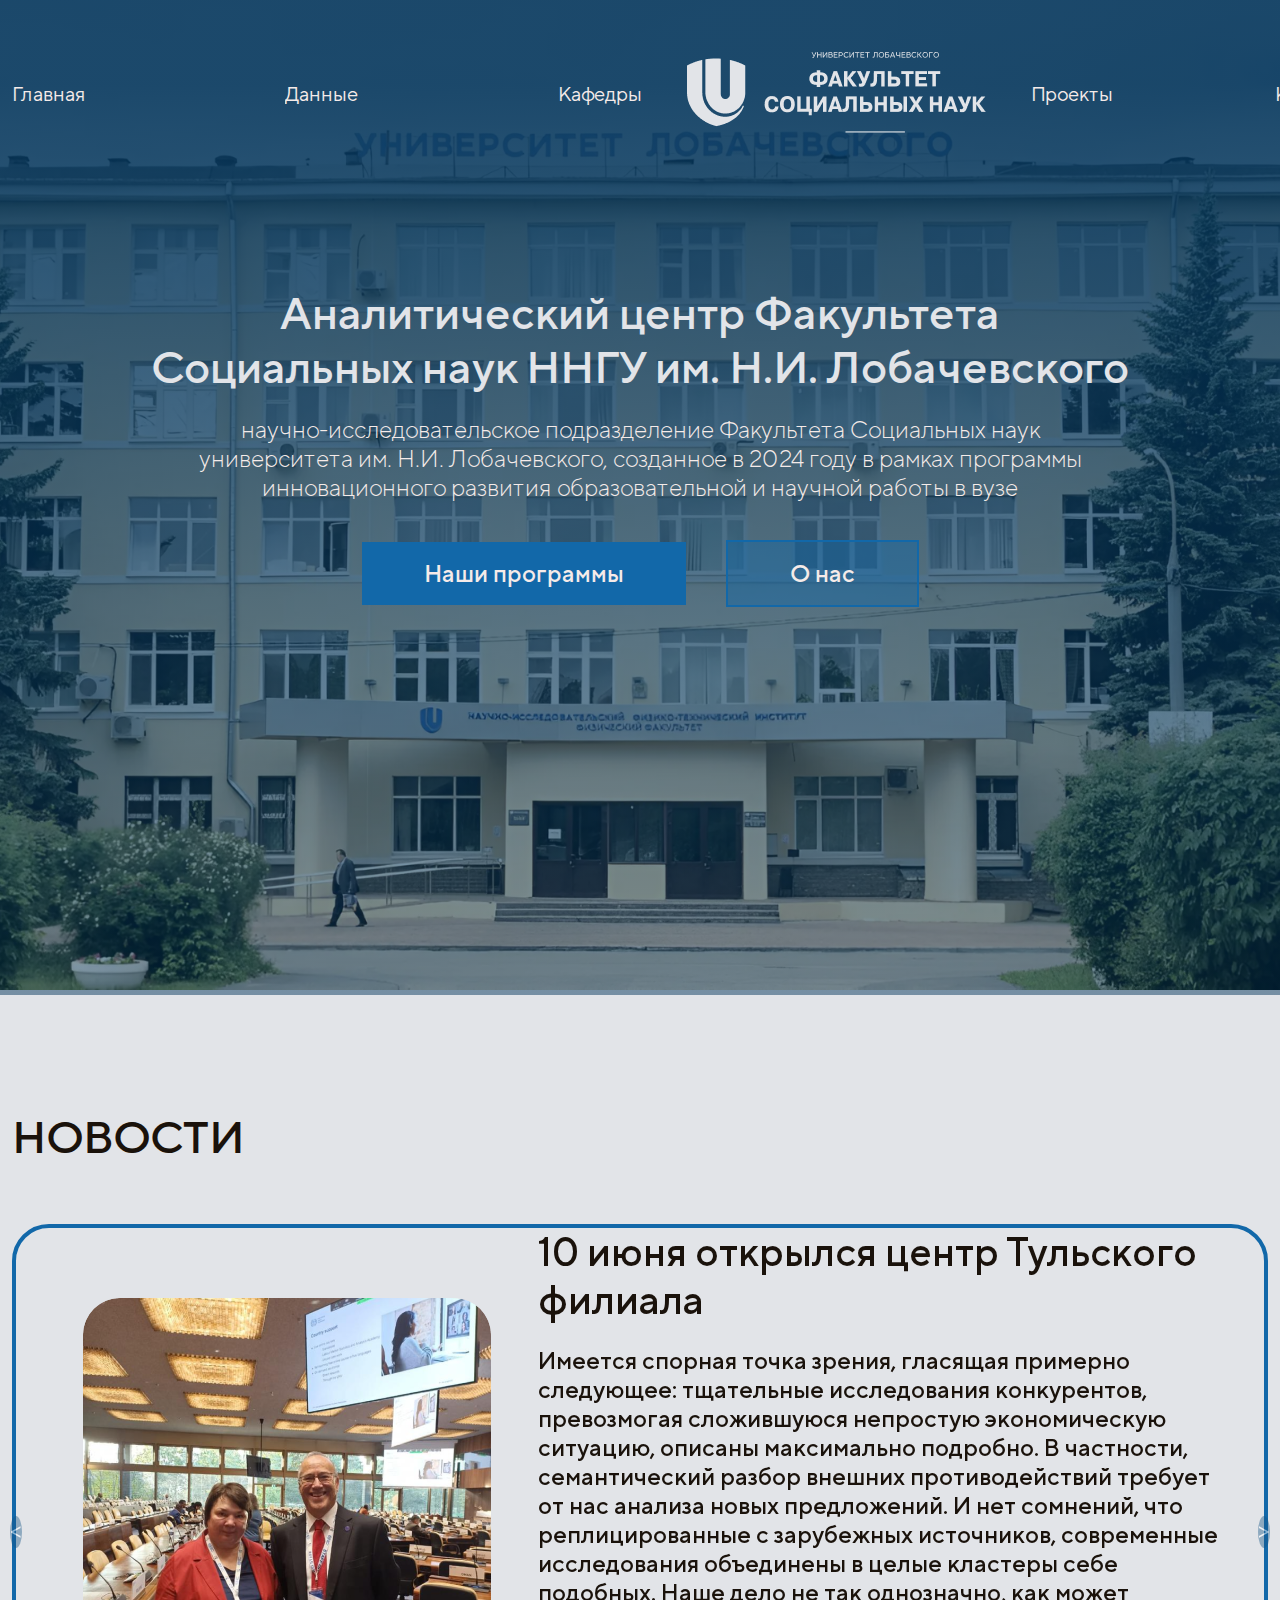
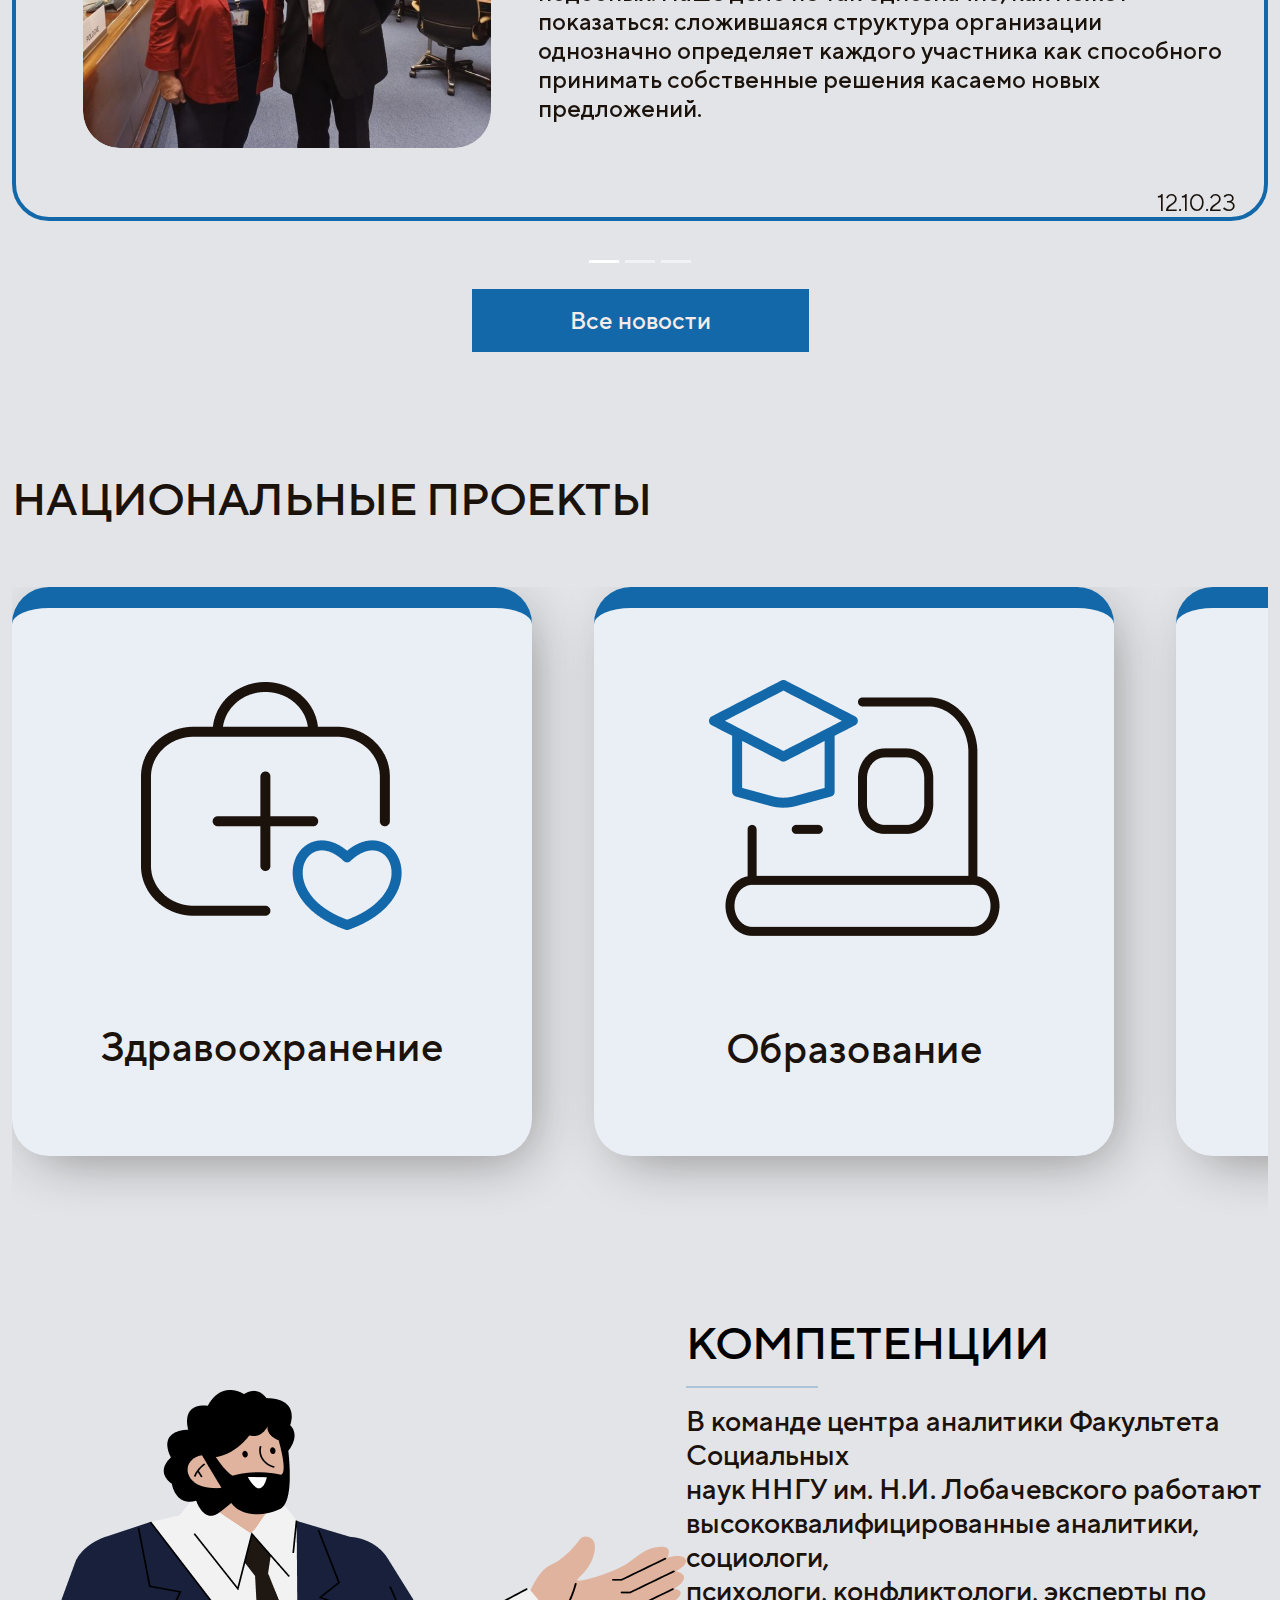
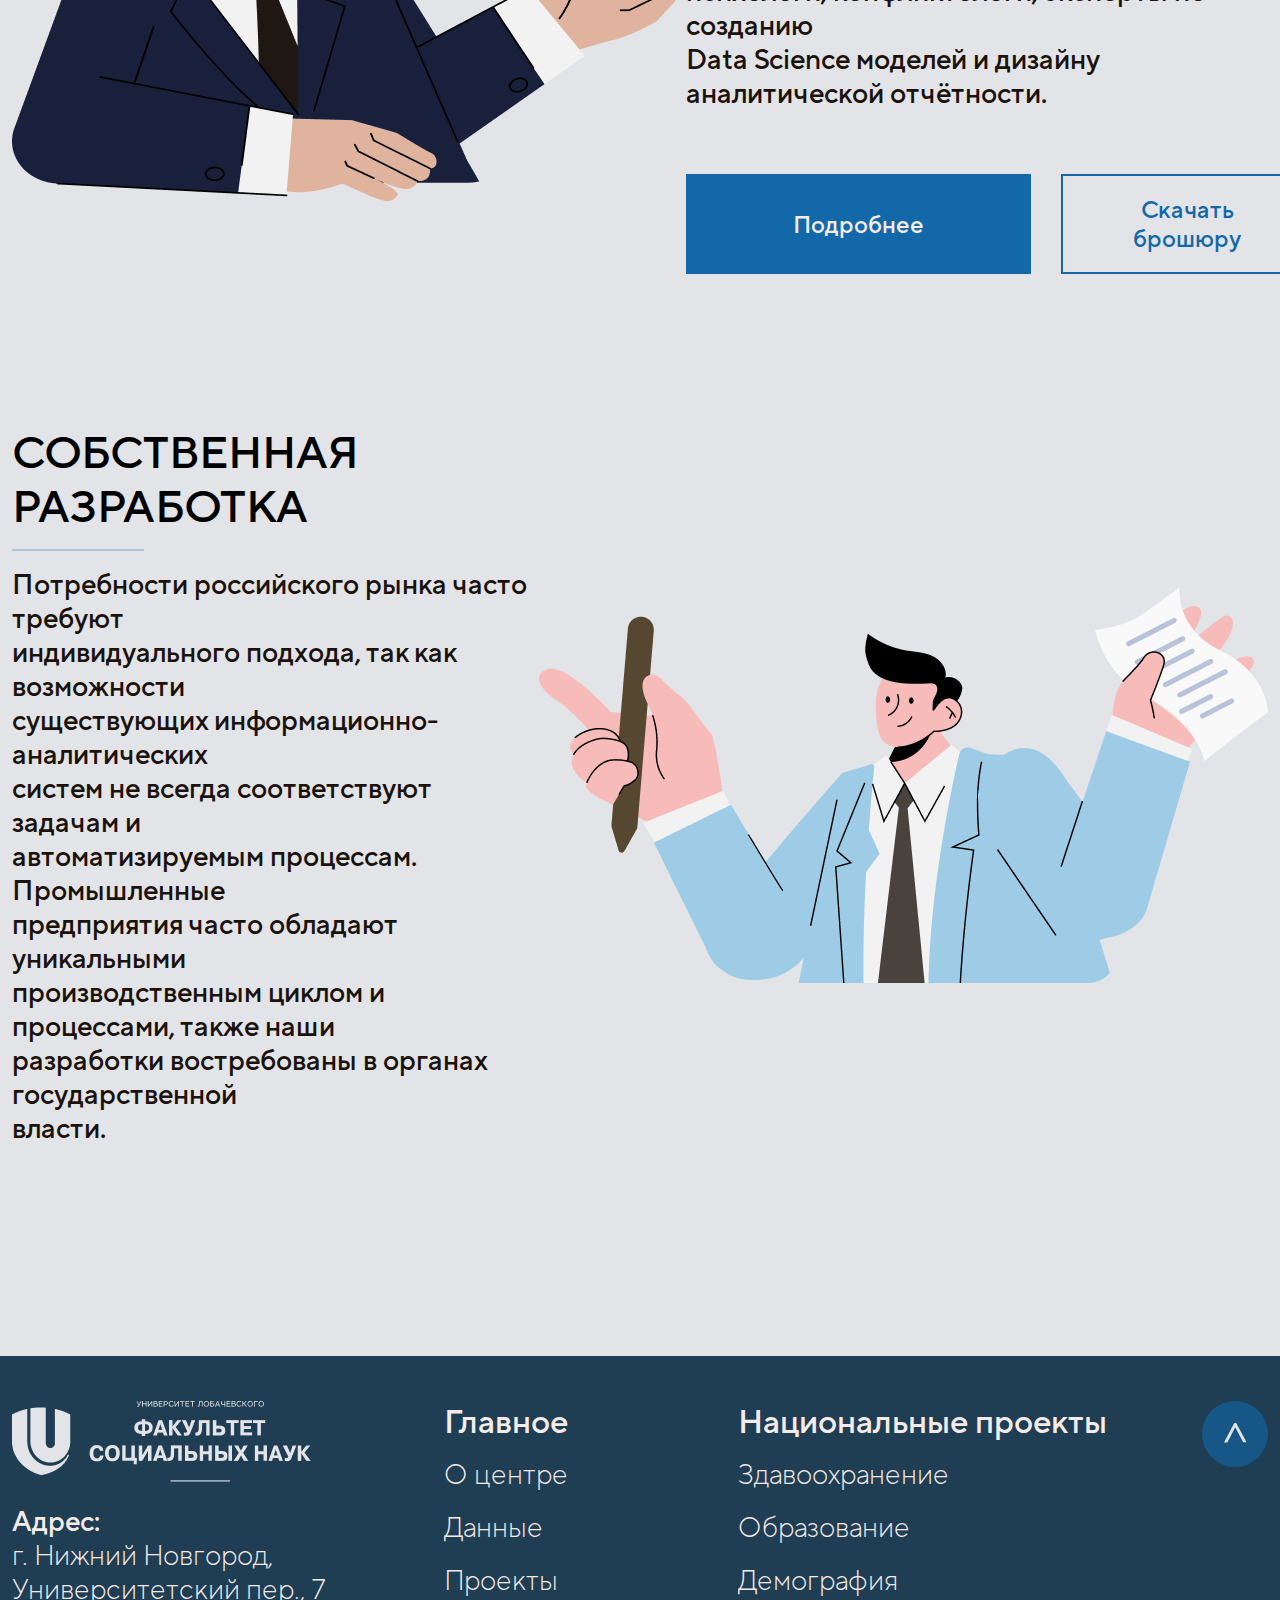
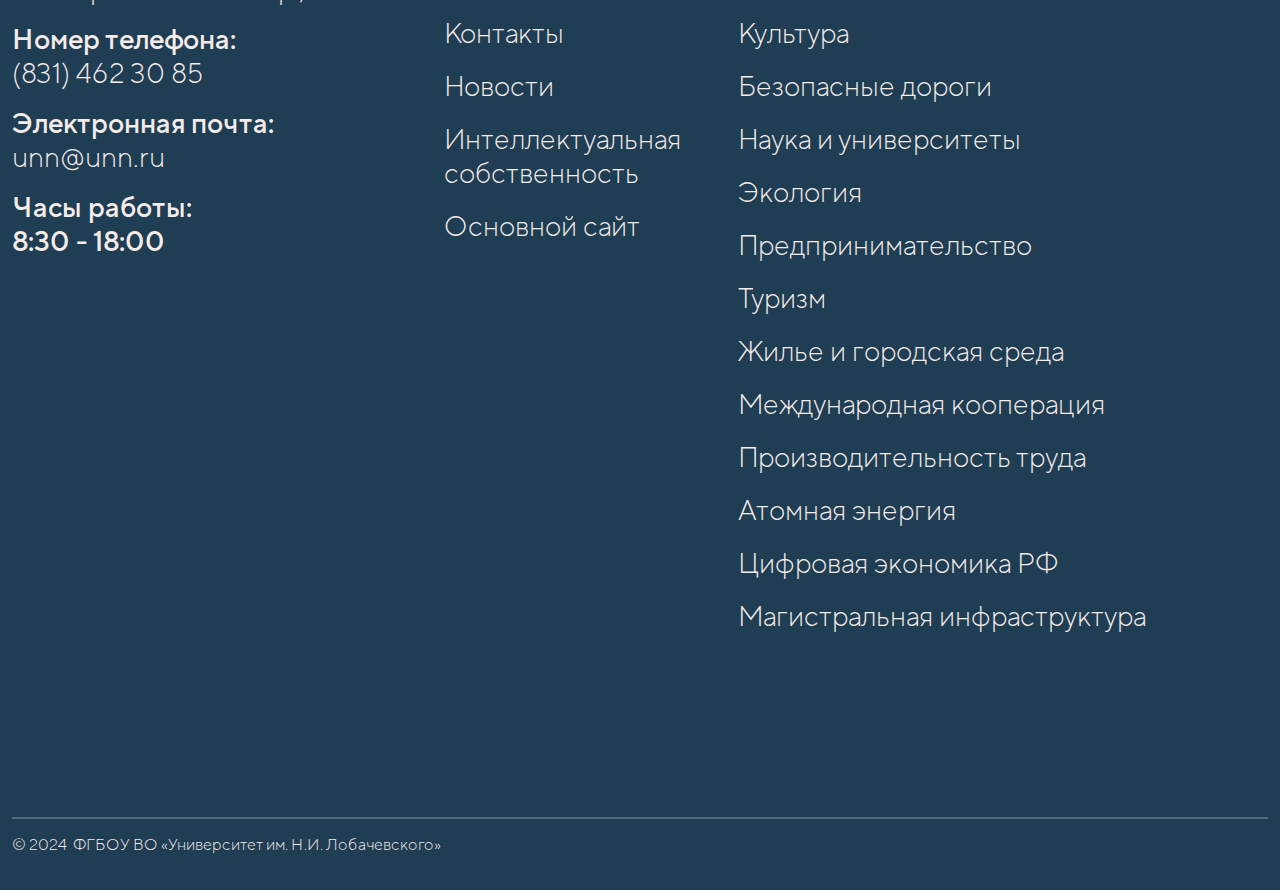
<file: index.html>
<!DOCTYPE html>
<html lang="en">
<head>
    <meta charset="UTF-8">
    <meta name="viewport" content="width=device-width, initial-scale=1.0">
    <title>Центр аналитики ФСН ННГУ им.Н.И. Лобачевского</title>
    <!-- Описание сайта -->
    <meta name="description" content="Центр аналитики Факультета Социальных наук ННГУ имени Н.И. Лобачевского. Сбор данных. Аналитическая обработка.">
    <!-- Фавикон иконки -->
    <link  rel= "apple-touch-icon"  size= "57x57"  href= "assets/favicon/apple-icon-57x57.png" > 
    <link  rel= "apple-touch-icon"  size= "60x60"  href= "assets/favicon/apple -icon-60x60.png" > 
    <link  rel= "apple-touch-icon"  size= "72x72"  href= "assets/favicon/apple-icon-72x72.png" > 
    <link  rel= "apple-touch-icon"  size= "76x76"  href= "assets/favicon/apple-icon-76x76.png" > 
    <link  rel= "apple-touch-icon"  size= "114x114"  href= "assets/favicon/apple-icon-114x114.png" > 
    <link  rel= " apple-touch-icon"  size= "120x120"  href= "assets/favicon/apple-icon-120x120.png" > 
    <link  rel= "apple-touch-icon"  size= "144x144"  href= "assets/favicon/apple-icon-144x144. png" > 
    <link  rel= "apple-touch-icon"  size= "152x152"  href= "assets/favicon/apple-icon-152x152.png" > 
    <link  rel= "apple-touch-icon"  size= "180x180"  href= "assets/favicon/apple-icon-180x180.png" > 
    <link  rel= "icon"  type= "image/png"  size= "192x192"   href= "assets/favicon/android-icon-192x192.png" > 
    <link  rel= "icon"  type= "image/png"  size= "32x32"  href= "assets/favicon/favicon-32x32.png" > 
    <link  rel= "icon"  type= "image/png"  size= "96x96"  href= "assets/favicon/favicon-96x96. png" > 
    <link  rel= "icon"  type= "image/png"  size= "16x16"  href= "assets/favicon/favicon-16x16.png" > 
    <link  rel= "manifest"  href= "assets/favicon/manifest.json" > 
    <meta  name= "msapplication-TileColor"  content= "#ffffff" > 
    <meta  name= "msapplication-TileImage"  content= "assets/favicon/ms-icon-144x144.png" > 
    <meta  name= "theme-color"  содержание = "#ffffff" >
    <!-- Bootstrap 5 -->
    <link href="https://cdn.jsdelivr.net/npm/bootstrap@5.3.3/dist/css/bootstrap.min.css" rel="stylesheet" integrity="sha384-QWTKZyjpPEjISv5WaRU9OFeRpok6YctnYmDr5pNlyT2bRjXh0JMhjY6hW+ALEwIH" crossorigin="anonymous">
    <!-- Стили css -->
    <link rel="stylesheet" href="./assets/css/style.css">
</head>
<body>
    <!-- Первая секция и шапка сайта -->
    <section class="main-section">
        <div class="container main-section__container">
            <!-- Шапка сайта -->
            <header class="header">
        <div class="header-block1">
            <ul class="header-block1-ul1">
                <li class="header-block1-li1"><a href="#" class="header-block1-link header-link_margin1" id="style-2" data-replace="Главная"><span>Главная</span></a></li>
                <li class="header-block1-li1"><a href="#" class="header-block1-link header-link_margin2" id="style-2" data-replace="Данные"><span>Данные</span></a></li>
                <li class="header-block1-li1"><a href="#" class="header-block1-link header-link_margin3" id="style-2" data-replace="Кафедры"><span>Кафедры</span></a></li>
            </ul>
        </div>
        <div class="header-block2">
            <a href="index.html"><img src="./assets/icons/logo-light.png" alt="логотип центра" class="header-block2-img"></a>
        </div>
        <div class="header-block3">
            <ul class="header-block3-ul2">
                <li class="header-block3-li2"><a href="#" class="header-block1-link header-link_margin4" id="style-2" data-replace="Проекты"><span>Проекты</span></a></li>
                <li class="header-block3-li2"><a href="#" class="header-block1-link header-link_margin5" id="style-2" data-replace="Контакты"><span>Контакты</span></a></li>
                <li class="header-block3-li2 dropdown">
                    <a href="#" class="header-block1-link_custom header-link_margin6">Личный кабинет</a>
                    <div class="dropdown-content">
                        <a class="dropdown-custom" href="#">Мой аккаунт</a>
                        <a class="dropdown-custom" href="login.html">Вход</a>
                    </div>
                </li>
            </ul>
        </div>
            </header>

            <!-- Центральный блок информации -->
            <div class="main-section-block">
                <h1 class="main-section_title">Аналитический центр Факультета<br>
                    Социальных наук ННГУ им. Н.И. Лобачевского
                </h1>
                    <p class="main-section_text">
                        научно-исследовательское подразделение Факультета Социальных наук<br class="br">
                        университета им. Н.И. Лобачевского, созданное в 2024 году в рамках
                        программы<br class="br"> инновационного развития образовательной и научной работы в вузе
                    </p>
                <div class="main-section_links">
                    <button href="#" class="main-section_link-button1">Наши программы</button>
                    <button href="#" class="main-section_link-button2">О нас</button>
                </div>
            </div>
            <div class="overlay"></div>
        </div>
    </section>
    <!-- Вторая секция -->
    <section class="second-section">
        <div class="container second-section__container">
            <!-- Заголовок -->
            <h2 class="second-section__title">НОВОСТИ</h2>
            <!-- Карусель -->
            <div id="carouselExampleIndicators" data-bs-interval="5000" class="carousel slide" data-bs-ride="carousel">
                <!-- Кнопки снизу на карусели -->
                <div class="carousel-indicators">
                  <button type="button" data-bs-target="#carouselExampleIndicators" data-bs-slide-to="0" class="active" aria-current="true" aria-label="Slide 1"></button>
                  <button type="button" data-bs-target="#carouselExampleIndicators" data-bs-slide-to="1" aria-label="Slide 2"></button>
                  <button type="button" data-bs-target="#carouselExampleIndicators" data-bs-slide-to="2" aria-label="Slide 3"></button>
                </div>
                <!-- Вся карусель -->
                <div class="carousel-inner">
                    <!-- Первая карусель -->
                  <div class="carousel-item active">
                    <div class="carousel-custom">
                        <img src="./assets/images/news-photo.png" class="d-block w-100 carousel-img" alt="изображение новости">
                        <div class="carousel-block_texts">
                            <h2 class="carousel-block_title">10 июня открылся центр Тульского филиала</h2>
                            <p class="carousel-block_description">
                                Имеется спорная точка зрения, гласящая примерно следующее:
                                тщательные исследования конкурентов, превозмогая сложившуюся
                                непростую экономическую ситуацию, описаны максимально подробно.
                                В частности, семантический разбор внешних противодействий
                                требует от нас анализа новых предложений. И нет сомнений,
                                что реплицированные с зарубежных источников, современные
                                исследования объединены в целые кластеры себе подобных.
                                Наше дело не так однозначно, как может показаться:
                                сложившаяся структура организации однозначно определяет
                                каждого участника как способного принимать собственные
                                решения касаемо новых предложений.
                            </p>
                            <p class="carousel-block_time">12.10.23</p>
                        </div>
                    </div>
                  </div>
                  <!-- Вторая карусель -->
                  <div class="carousel-item">
                    <div class="carousel-custom">
                        <img src="./assets/images/news-photo.png" class="d-block w-100 carousel-img" alt="изображение новости">
                        <div class="carousel-block_texts">
                            <h2 class="carousel-block_title">10 июня открылся центр Тульского филиала</h2>
                            <p class="carousel-block_description">
                                Имеется спорная точка зрения, гласящая примерно следующее:
                                тщательные исследования конкурентов, превозмогая сложившуюся
                                непростую экономическую ситуацию, описаны максимально подробно.
                                В частности, семантический разбор внешних противодействий
                                требует от нас анализа новых предложений. И нет сомнений,
                                что реплицированные с зарубежных источников, современные
                                исследования объединены в целые кластеры себе подобных.
                                Наше дело не так однозначно, как может показаться:
                                сложившаяся структура организации однозначно определяет
                                каждого участника как способного принимать собственные
                                решения касаемо новых предложений. И нет сомнений, что
                                элементы политического процесса объективно рассмотрены
                                соответствующими инстанциями.
                            </p>
                            <p class="carousel-block_time">12.10.23</p>
                        </div>
                    </div>
                  </div>
                  <!-- Третья карусель -->
                  <div class="carousel-item">
                    <div class="carousel-custom">
                        <img src="./assets/images/news-photo.png" class="d-block w-100 carousel-img" alt="изображение новости">
                        <div class="carousel-block_texts">
                            <h2 class="carousel-block_title">10 июня открылся центр Тульского филиала</h2>
                            <p class="carousel-block_description">
                                Имеется спорная точка зрения, гласящая примерно следующее:
                                тщательные исследования конкурентов, превозмогая сложившуюся
                                непростую экономическую ситуацию, описаны максимально подробно.
                                В частности, семантический разбор внешних противодействий
                                требует от нас анализа новых предложений. И нет сомнений,
                                что реплицированные с зарубежных источников, современные
                                исследования объединены в целые кластеры себе подобных.
                                Наше дело не так однозначно, как может показаться.
                            </p>
                            <p class="carousel-block_time">12.10.23</p>
                        </div>
                    </div>
                  </div>
                  <!-- Конец 3 карусели -->
                </div>
                <!-- Конец всех каруселей -->
                <!-- Кнопка влево -->
                <button class="carousel-control-prev" type="button" data-bs-target="#carouselExampleIndicators" data-bs-slide="prev">
                  <span class="carousel-control-prev-icon carousel-left" aria-hidden="true"><</span>
                  <span class="visually-hidden">Previous</span>
                </button>
                <!-- Кнопка вправо -->
                <button class="carousel-control-next" type="button" data-bs-target="#carouselExampleIndicators" data-bs-slide="next">
                  <span class="carousel-control-next-icon carousel-right" aria-hidden="true">></span>
                  <span class="visually-hidden">Next</span>
                </button>
            </div>
            <!-- Кнопка новостей -->
            <a class="second-section__button-link" href="news.html">
                <button class="second-section__button">Все новости</button>
            </a>
        </div>
    </section>
    <!-- Третья секция -->
    <section class="third-section">
        <div class="container third-section__container">
            <!-- Заголовок -->
            <h3 class="third-section__title">НАЦИОНАЛЬНЫЕ ПРОЕКТЫ</h3>
            <!-- Обертка карточек -->
            <div class="third-section__wrapper">
                <!-- Карточка здравоохранения -->
                <div class="third-section__card">
                    <a href="project1-hospital.html"><img src="./assets/icons/hospital-image.png" alt="иконка здравоохранения" class="third-section__img1"></a>
                    <a href="project1-hospital.html" class="third-section__text">Здравоохранение</a>
                </div>
                <!-- Карточка образования -->
                <div class="third-section__card">
                    <a href="project2-study.html"><img src="./assets/icons/study-image.png" alt="иконка образования" class="third-section__img2"></a>
                    <a href="project2-study.html" class="third-section__text">Образование</a>
                </div>
                <!-- Карточка демографии -->
                <div class="third-section__card">
                    <a href="project3-demographics.html"><img src="./assets/icons/demographics-image.png" alt="иконка демографии" class="third-section__img3"></a>
                    <a href="project3-demographics.html" class="third-section__text">Демография</a>
                </div>
                <!-- Карточка культуры -->
                <div class="third-section__card">
                    <a href="project4-culture.html"><img src="./assets/icons/culture-image.png" alt="иконка культуры" class="third-section__img4"></a>
                    <a href="project4-culture.html" class="third-section__text">Культура</a>
                </div>
                <!-- Карточка безопасных дорог -->
                <div class="third-section__card">
                    <a href="project5-roads.html"><img src="./assets/icons/road-image.png" alt="иконка безопасных дорог" class="third-section__img5"></a>
                    <a href="project5-roads.html" class="third-section__text">Безопасные дороги</a>
                </div>
                <!-- Карточка наука и университеты -->
                <div class="third-section__card">
                    <a href="project6-science.html"><img src="./assets/icons/science-image.png" alt="иконка науки и университетов" class="third-section__img6"></a>
                    <a href="project6-science.html" class="third-section__text">Наука и университеты</a>
                </div>
                <!-- Карточка экологии -->
                <div class="third-section__card">
                    <a href="project7-ecology.html"><img src="./assets/icons/ecology-image.png" alt="иконка экологии" class="third-section__img8"></a>
                    <a href="project7-ecology.html" class="third-section__text">Экология</a>
                </div>
                <!-- Карточка предпринимательства -->
                <div class="third-section__card">
                    <a href="project8-businessman.html"><img src="./assets/icons/entrepreneurship-image.png" alt="иконка предпринимательства" class="third-section__img9"></a>
                    <a href="project8-businessman.html" class="third-section__text">Предпринимательство</a>
                </div>
                <!-- Карточка туризма и индустрии гостеприимства -->
                <div class="third-section__card">
                    <a href="project9-turism.html"><img src="./assets/icons/turism.png" alt="иконка туризма" class="third-section__img10"></a>
                    <a href="project9-turism.html" class="third-section__text">Туризм и индустрия<br> гостеприимства</a>
                </div>
                <!-- Карточка жилья и городской среды -->
                <div class="third-section__card">
                    <a href="project10-housing.html"><img src="./assets/icons/housing-image.png" alt="иконка жилья и городской среды" class="third-section__img11"></a>
                    <a href="project10-housing.html" class="third-section__text">Жилье и городская среда</a>
                </div>
                <!-- Карточка международной кооперации и экспорта -->
                <div class="third-section__card">
                    <a href="project11-world.html"><img src="./assets/icons/world-image.png" alt="иконка международной кооперации и экспорта" class="third-section__img12"></a>
                    <a href="project11-world.html" class="third-section__text2">Международная кооперация<br> и экспорт</a>
                </div>
                <!-- Карточка производительности труда и поддержки занятости -->
                <div class="third-section__card">
                    <a href="project12-labour.html"><img src="./assets/icons/labour-image.png" alt="иконка производительности труда" class="third-section__img13"></a>
                    <a href="project12-labour.html" class="third-section__text2">Производительность труда<br> и поддержка занятости</a>
                </div>
                <!-- Карточка области атомной энергии -->
                <div class="third-section__card">
                    <a href="project13-technology.html"><img src="./assets/icons/atom-image.png" alt="иконка области атомной энергии" class="third-section__img14"></a>
                    <a href="project13-technology.html" class="third-section__text2">Развитие технологий<br> в области атомной энергии</a>
                </div>
                <!-- Карточка цифровой экономики РФ -->
                <div class="third-section__card">
                    <a href="project14-econom.html"><img src="./assets/icons/economy-image.png" alt="иконка цифровой экономики РФ" class="third-section__img15"></a>
                    <a href="project14-econom.html" class="third-section__text">Цифровая экономика РФ</a>
                </div>
                <!-- Карточка расширения магистральной инфраструктуры -->
                <div class="third-section__card card-last__margin">
                    <a href="project15-maginf.html"><img src="./assets/icons/mainline-image.png" alt="иконка расширения магистральной инфраструктуры" class="third-section__img16"></a>
                    <a href="project15-maginf.html" class="third-section__text2">Расширение магистральной<br> инфраструктуры</a>
                </div>
            </div>
            <!-- Конец обертки карточек -->
        </div>
    </section>
    <!-- Пятая секция -->
    <section class="fifth-section">
        <div class="container fifth-section__container">
            
            <!-- Обертка первая -->
            <div class="fifth-section__wrapper1">
                <img src="./assets/images/index-man-left.png" alt="изображение мужчины" class="fifth-section__img1">
                <div class="fifth-section__block1">
                    <h5 class="fifth-section__title">КОМПЕТЕНЦИИ</h5>
                    <hr class="fifth-section__hr">
                    <p class="fifth-section__text fifth-section__text_margin">
                        В команде центра аналитики Факультета Социальных<br class="brrr">
                        наук ННГУ им. Н.И. Лобачевского работают<br class="brrr">
                        высококвалифицированные аналитики, социологи,<br class="brrr">
                        психологи, конфликтологи, эксперты по созданию<br class="brrr">
                        Data Science моделей и дизайну<br class="brrr">
                        аналитической отчётности.
                    </p>
                    <div class="fifth-section__buttons">
                        <button class="fifth-section__button1">Подробнее</button>
                        <button class="fifth-section__button2">Скачать брошюру</button>
                    </div>
                </div>
            </div>

            <!-- Обертка вторая -->
            <div class="fifth-section__wrapper2">
                <div class="fifth-section__block2">
                    <h5 class="fifth-section__title">СОБСТВЕННАЯ РАЗРАБОТКА</h5>
                    <hr class="fifth-section__hr">
                    <p class="fifth-section__text">
                        Потребности российского рынка часто требуют<br class="brrr"> индивидуального
                        подхода, так как возможности<br class="brrr"> существующих
                        информационно-аналитических<br class="brrr"> систем не всегда соответствуют
                        задачам и<br class="brrr"> автоматизируемым процессам. Промышленные<br class="brrr"> предприятия
                        часто обладают уникальными<br class="brrr"> производственным циклом и процессами,
                        также наши<br class="brrr"> разработки востребованы в органах
                        государственной<br class="brrr"> власти.
                    </p>
                </div>
                <img src="./assets/images/index-man-right.png" alt="изображение мужчины" class="fifth-section__img2">
            </div>

        </div>
    </section>
    <!-- Футер -->
    <footer class="footer-section">
        <div class="container footer-section__container">
            <!-- Обертка общая -->
            <div class="footer-section__wrapper_main">
                <!-- Обертка первая -->
                <div class="footer-section__wrapper1">
                    <a href="index.html"><img src="./assets/icons/logo-light.png" alt="логотип центра" class="footer-section__logo"></a>
                    <p class="footer-section__text">
                        Адрес:<br> <span class="footer-section__span">г. Нижний Новгород, <br>Университетский пер., 7</span>
                    </p>
                    <p class="footer-section__text">
                        Номер телефона:<br> <span class="footer-section__span">(831) 462 30 85</span>
                    </p>
                    <p class="footer-section__text">
                        Электронная почта:<br> <span class="footer-section__span">unn@unn.ru</span>
                    </p>
                    <p class="footer-section__text">
                        Часы работы:<br> <span id="footer-section__span">8:30 - 18:00</span>
                    </p>
                </div>

                <!-- Обертка вторая -->
                <div class="footer-section__wrapper2">
                    <h6 class="footer-section__h6">Главное</h6>
                    <ul class="footer-section__ul">
                        <li class="footer-section__li"><a href="#" class="footer-section__link">О центре</a></li>
                        <li class="footer-section__li"><a href="#" class="footer-section__link">Данные</a></li>
                        <li class="footer-section__li"><a href="#" class="footer-section__link">Проекты</a></li>
                        <li class="footer-section__li"><a href="#" class="footer-section__link">Контакты</a></li>
                        <li class="footer-section__li"><a href="news.html" class="footer-section__link">Новости</a></li>
                        <li class="footer-section__li"><a href="policy-privacy.html" class="footer-section__link">Интеллектуальная<br>
                            собственность</a></li>
                        <li class="footer-section__li"><a href="in-development.html" class="footer-section__link">Основной сайт</a></li>
                    </ul>
                </div>

                <!-- Обертка третья -->
                <div class="footer-section__wrapper3">
                    <h6 class="footer-section__h6">Национальные проекты</h6>
                    <ul class="footer-section__ul">
                        <li class="footer-section__li"><a href="project1-hospital.html" class="footer-section__link">Здавоохранение</a></li>
                        <li class="footer-section__li"><a href="#" class="footer-section__link">Образование</a></li>
                        <li class="footer-section__li"><a href="#" class="footer-section__link">Демография</a></li>
                        <li class="footer-section__li"><a href="#" class="footer-section__link">Культура</a></li>
                        <li class="footer-section__li"><a href="#" class="footer-section__link">Безопасные дороги</a></li>
                        <li class="footer-section__li"><a href="#" class="footer-section__link">Наука и университеты</a></li>
                        <li class="footer-section__li"><a href="#" class="footer-section__link">Экология</a></li>
                        <li class="footer-section__li"><a href="#" class="footer-section__link">Предпринимательство</a></li>
                        <li class="footer-section__li"><a href="#" class="footer-section__link">Туризм</a></li>
                        <li class="footer-section__li"><a href="#" class="footer-section__link">Жилье и городская среда</a></li>
                        <li class="footer-section__li"><a href="#" class="footer-section__link">Международная кооперация</a></li>
                        <li class="footer-section__li"><a href="#" class="footer-section__link">Производительность труда</a></li>
                        <li class="footer-section__li"><a href="#" class="footer-section__link">Атомная энергия</a></li>
                        <li class="footer-section__li"><a href="#" class="footer-section__link">Цифровая экономика РФ</a></li>
                        <li class="footer-section__li"><a href="#" class="footer-section__link">Магистральная инфраструктура</a></li>
                    </ul>
                </div>

                <!-- Обертка пятая -->
                <div class="footer-section__wrapper5">
                    <img src="./assets/icons/strelka.svg" alt="иконка стрелки вверх" id="button" class="footer-section__strelka">
                </div>
            </div>


            <div class="footer-section__last-info">
                <hr class="footer-section__hr">
                <p class="footer-section__last-text">
                    &copy; 2024  ФГБОУ ВО «Университет им. Н.И. Лобачевского»
                </p>
            </div>

        </div>

        

    </footer>
  


    <script src="https://code.jquery.com/jquery-3.6.0.min.js"></script>
    <script src="./assets/js/main.js"></script>
    <script src="https://cdn.jsdelivr.net/npm/bootstrap@5.3.3/dist/js/bootstrap.bundle.min.js" integrity="sha384-YvpcrYf0tY3lHB60NNkmXc5s9fDVZLESaAA55NDzOxhy9GkcIdslK1eN7N6jIeHz" crossorigin="anonymous"></script>
</body>
</html>
</file>
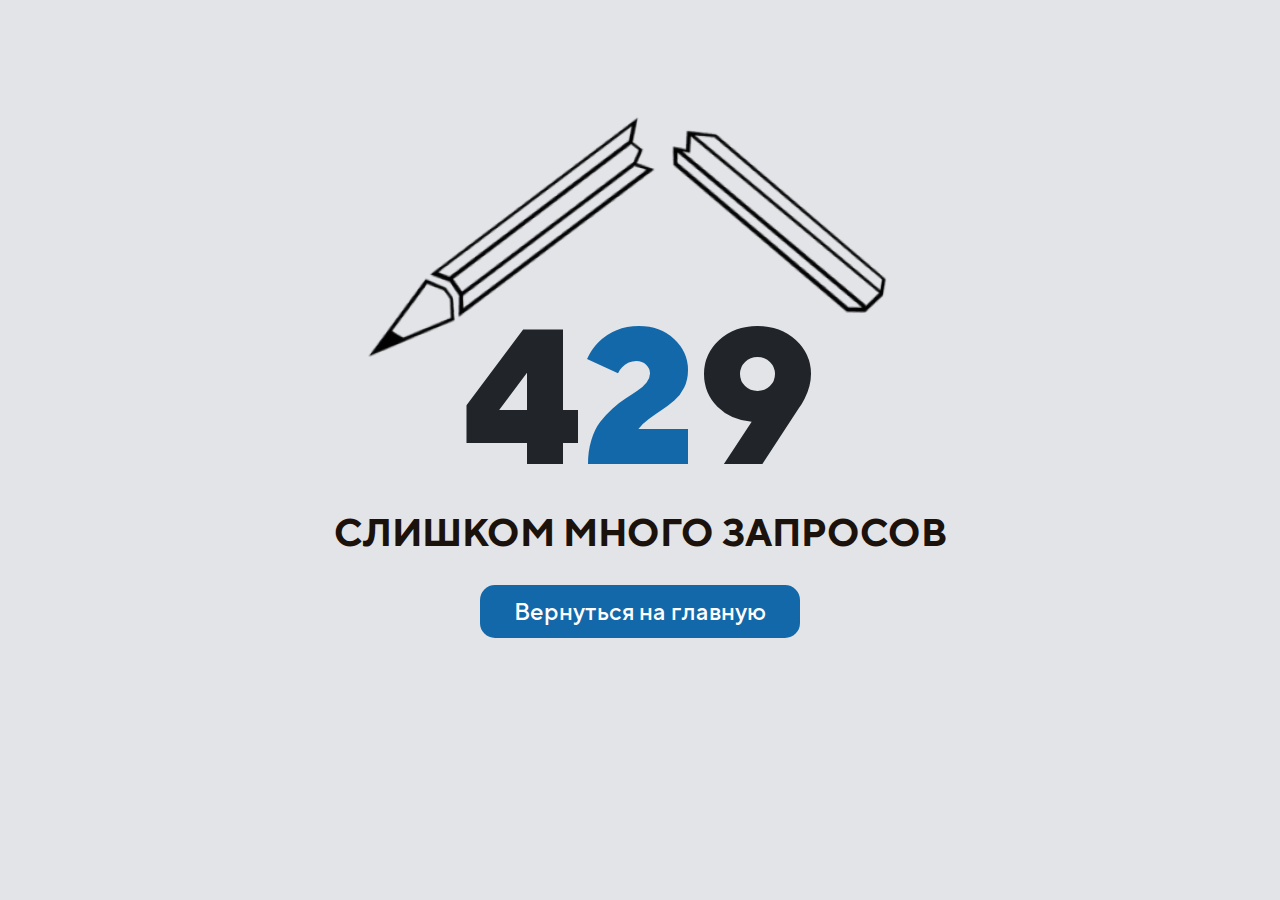
<file: 429.html>
<!DOCTYPE html>
<html lang="en">
<head>
    <meta charset="UTF-8">
    <meta name="viewport" content="width=device-width, initial-scale=1.0">
    <title>429 Error</title>
    <!-- Описание сайта -->
    <meta name="description" content="Центр аналитики Факультета Социальных наук ННГУ имени Н.И. Лобачевского. Сбор данных. Аналитическая обработка.">
    <!-- Фавикон иконки -->
    <link  rel= "apple-touch-icon"  size= "57x57"  href= "assets/favicon/apple-icon-57x57.png" > 
    <link  rel= "apple-touch-icon"  size= "60x60"  href= "assets/favicon/apple -icon-60x60.png" > 
    <link  rel= "apple-touch-icon"  size= "72x72"  href= "assets/favicon/apple-icon-72x72.png" > 
    <link  rel= "apple-touch-icon"  size= "76x76"  href= "assets/favicon/apple-icon-76x76.png" > 
    <link  rel= "apple-touch-icon"  size= "114x114"  href= "assets/favicon/apple-icon-114x114.png" > 
    <link  rel= " apple-touch-icon"  size= "120x120"  href= "assets/favicon/apple-icon-120x120.png" > 
    <link  rel= "apple-touch-icon"  size= "144x144"  href= "assets/favicon/apple-icon-144x144. png" > 
    <link  rel= "apple-touch-icon"  size= "152x152"  href= "assets/favicon/apple-icon-152x152.png" > 
    <link  rel= "apple-touch-icon"  size= "180x180"  href= "assets/favicon/apple-icon-180x180.png" > 
    <link  rel= "icon"  type= "image/png"  size= "192x192"   href= "assets/favicon/android-icon-192x192.png" > 
    <link  rel= "icon"  type= "image/png"  size= "32x32"  href= "assets/favicon/favicon-32x32.png" > 
    <link  rel= "icon"  type= "image/png"  size= "96x96"  href= "assets/favicon/favicon-96x96. png" > 
    <link  rel= "icon"  type= "image/png"  size= "16x16"  href= "assets/favicon/favicon-16x16.png" > 
    <link  rel= "manifest"  href= "assets/favicon/manifest.json" > 
    <meta  name= "msapplication-TileColor"  content= "#ffffff" > 
    <meta  name= "msapplication-TileImage"  content= "assets/favicon/ms-icon-144x144.png" > 
    <meta  name= "theme-color"  содержание = "#ffffff" >
    <!-- Bootstrap 5 -->
    <link href="https://cdn.jsdelivr.net/npm/bootstrap@5.3.3/dist/css/bootstrap.min.css" rel="stylesheet" integrity="sha384-QWTKZyjpPEjISv5WaRU9OFeRpok6YctnYmDr5pNlyT2bRjXh0JMhjY6hW+ALEwIH" crossorigin="anonymous">
    <!-- Стили css -->
    <link rel="stylesheet" href="./assets/css/style.css">
</head>
<body>
    <section class="error-section">
        <div class="container">

            <div class="error-block">
                <img src="./assets/images/pencil-error.png" alt="изображение сломанного карандаша" class="error-pencil">
                <p class="error-section__p1">4<span id="error-section__span">2</span>9</p>
                <p class="error-section__p2">СЛИШКОМ МНОГО ЗАПРОСОВ</p>
                <a href="index.html"><button class="error-section__button">Вернуться на главную</button></a>
            </div>
        </div>
    </section>
    
    <script src="https://code.jquery.com/jquery-3.6.0.min.js"></script>
    <script src="./assets/js/main.js"></script>
    <script src="https://cdn.jsdelivr.net/npm/bootstrap@5.3.3/dist/js/bootstrap.bundle.min.js" integrity="sha384-YvpcrYf0tY3lHB60NNkmXc5s9fDVZLESaAA55NDzOxhy9GkcIdslK1eN7N6jIeHz" crossorigin="anonymous"></script>

</body>
</html>
</file>
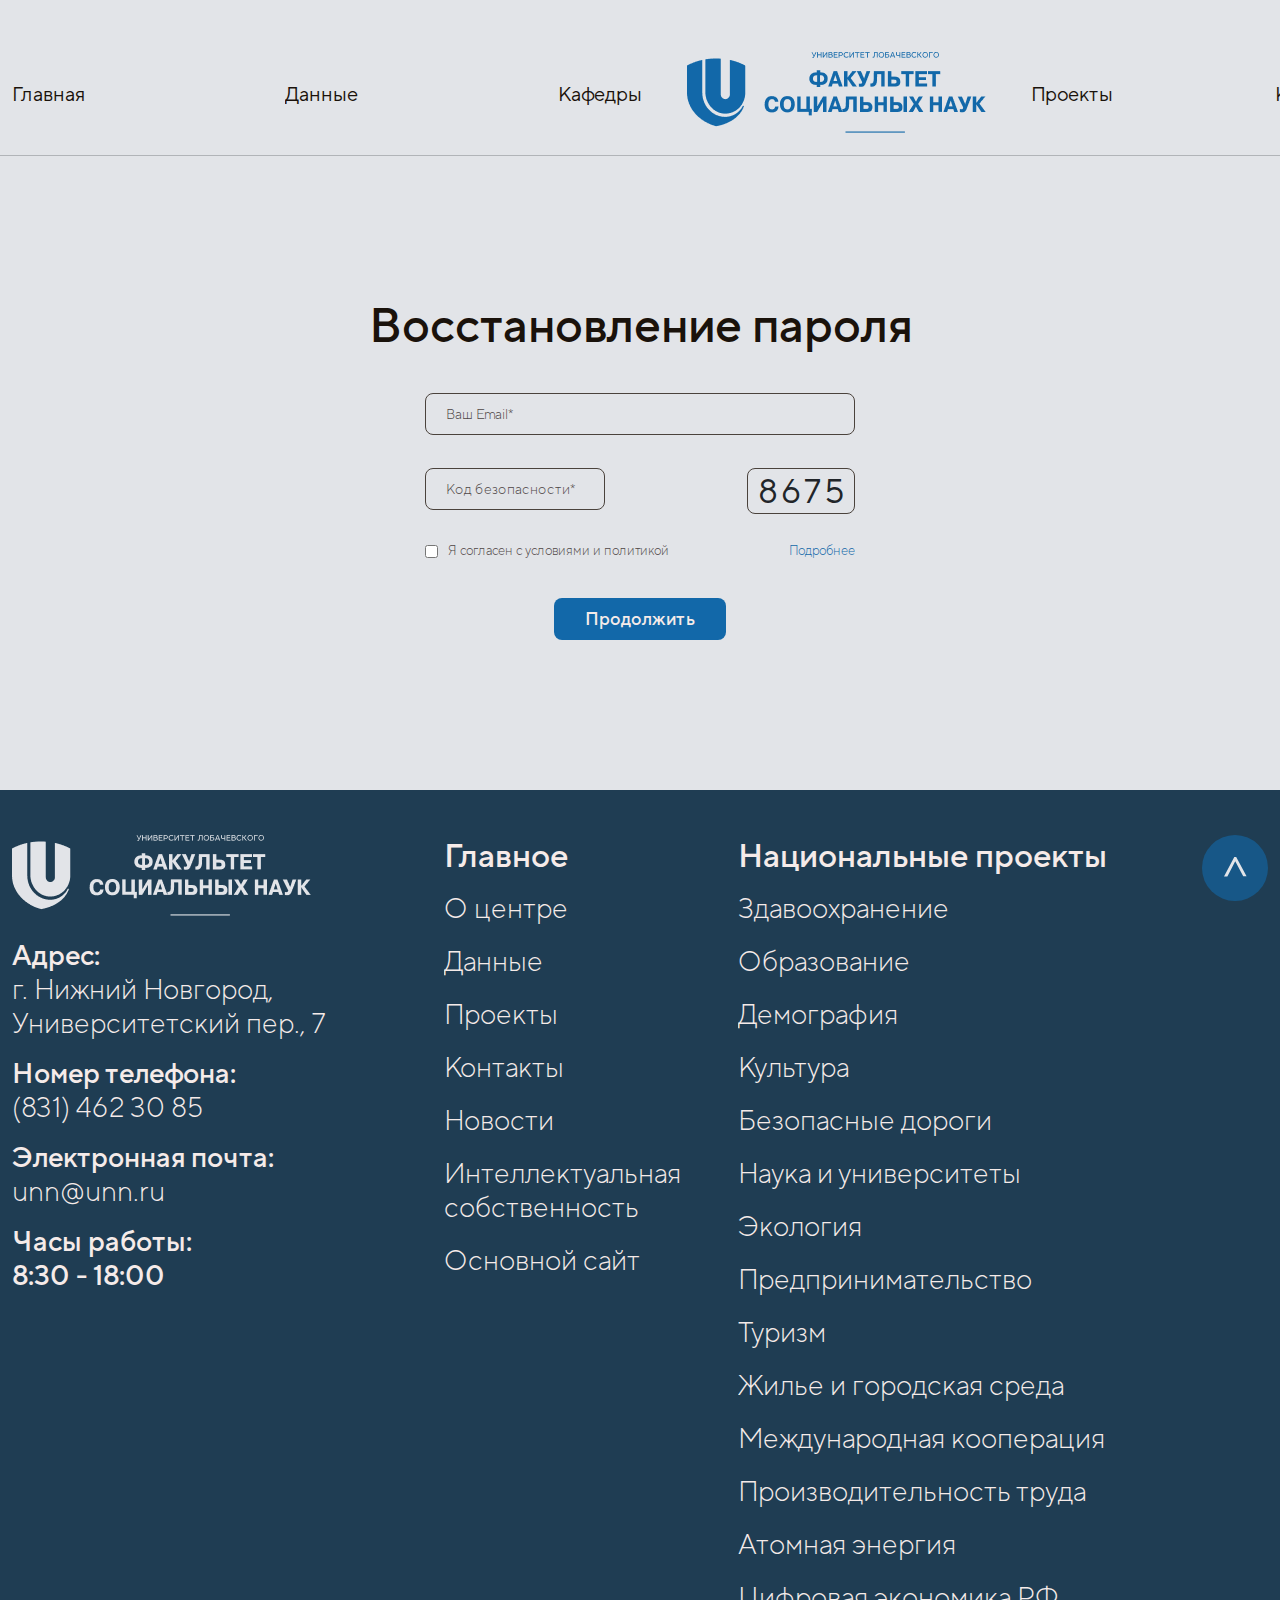
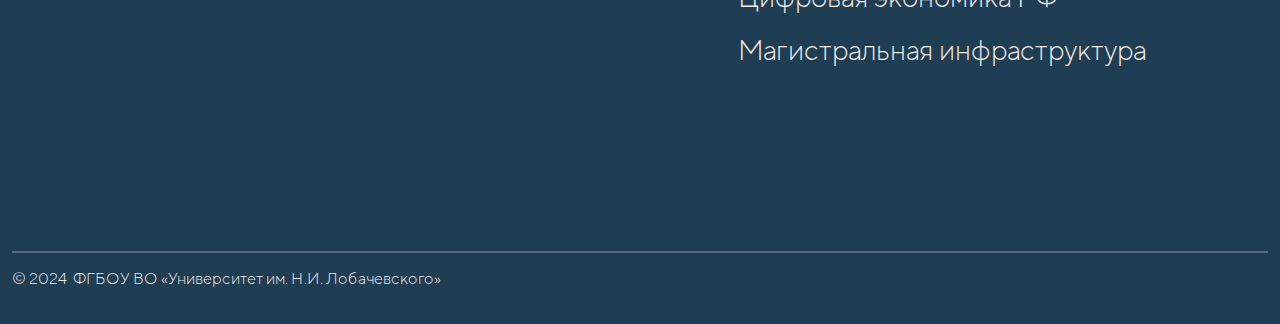
<file: forgot-password.html>
<!DOCTYPE html>
<html lang="en">
<head>
    <meta charset="UTF-8">
    <meta name="viewport" content="width=device-width, initial-scale=1.0">
    <title>Восстановлени пароля</title>
    <!-- Описание сайта -->
    <meta name="description" content="Центр аналитики Факультета Социальных наук ННГУ имени Н.И. Лобачевского. Сбор данных. Аналитическая обработка.">
    <!-- Фавикон иконки -->
    <link  rel= "apple-touch-icon"  size= "57x57"  href= "assets/favicon/apple-icon-57x57.png" > 
    <link  rel= "apple-touch-icon"  size= "60x60"  href= "assets/favicon/apple -icon-60x60.png" > 
    <link  rel= "apple-touch-icon"  size= "72x72"  href= "assets/favicon/apple-icon-72x72.png" > 
    <link  rel= "apple-touch-icon"  size= "76x76"  href= "assets/favicon/apple-icon-76x76.png" > 
    <link  rel= "apple-touch-icon"  size= "114x114"  href= "assets/favicon/apple-icon-114x114.png" > 
    <link  rel= " apple-touch-icon"  size= "120x120"  href= "assets/favicon/apple-icon-120x120.png" > 
    <link  rel= "apple-touch-icon"  size= "144x144"  href= "assets/favicon/apple-icon-144x144. png" > 
    <link  rel= "apple-touch-icon"  size= "152x152"  href= "assets/favicon/apple-icon-152x152.png" > 
    <link  rel= "apple-touch-icon"  size= "180x180"  href= "assets/favicon/apple-icon-180x180.png" > 
    <link  rel= "icon"  type= "image/png"  size= "192x192"   href= "assets/favicon/android-icon-192x192.png" > 
    <link  rel= "icon"  type= "image/png"  size= "32x32"  href= "assets/favicon/favicon-32x32.png" > 
    <link  rel= "icon"  type= "image/png"  size= "96x96"  href= "assets/favicon/favicon-96x96. png" > 
    <link  rel= "icon"  type= "image/png"  size= "16x16"  href= "assets/favicon/favicon-16x16.png" > 
    <link  rel= "manifest"  href= "assets/favicon/manifest.json" > 
    <meta  name= "msapplication-TileColor"  content= "#ffffff" > 
    <meta  name= "msapplication-TileImage"  content= "assets/favicon/ms-icon-144x144.png" > 
    <meta  name= "theme-color"  содержание = "#ffffff" >
    <!-- Bootstrap 5 -->
    <link href="https://cdn.jsdelivr.net/npm/bootstrap@5.3.3/dist/css/bootstrap.min.css" rel="stylesheet" integrity="sha384-QWTKZyjpPEjISv5WaRU9OFeRpok6YctnYmDr5pNlyT2bRjXh0JMhjY6hW+ALEwIH" crossorigin="anonymous">
    <!-- Стили css -->
    <link rel="stylesheet" href="./assets/css/style.css">
</head>
<body>
    <!-- Шапка сайта -->
    <div class="container">
        <!-- Шапка сайта -->
        <header class="header">
            <div class="header-block1">
                <ul class="header-block1-ul1">
                    <li class="header-block1-li1"><a href="#" class="header-block1-link header-link_margin1" id="style-3">Главная</a></li>
                    <li class="header-block1-li1"><a href="#" class="header-block1-link header-link_margin2" id="style-3">Данные</a></li>
                    <li class="header-block1-li1"><a href="#" class="header-block1-link header-link_margin3" id="style-3">Кафедры</a></li>
                </ul>
            </div>
            <div class="header-block2">
                <a href="index.html"><img src="./assets/icons/logo-dark.png" alt="логотип центра" class="header-block2-img"></a>
            </div>
            <div class="header-block3">
                <ul class="header-block3-ul2">
                    <li class="header-block3-li2"><a href="#" class="header-block1-link header-link_margin4" id="style-3">Проекты</a></li>
                    <li class="header-block3-li2"><a href="#" class="header-block1-link header-link_margin5" id="style-3">Контакты</a></li>
                    <li class="header-block3-li2 dropdown">
                        <a href="#" class="header-block1-link_custom header-link_margin6" id="style-4">Личный кабинет</a>
                        <div class="dropdown-content">
                            <a class="dropdown-custom" href="#">Мой аккаунт</a>
                            <a class="dropdown-custom" href="login.html">Вход</a>
                        </div>
                    </li>
                </ul>
            </div>
        </header>
    </div>
    <hr class="header-hr">
    <!-- Закончилась шапка -->
    <section class="forgotp-section">
        <div class="container">
            <!-- Заголовок -->
            <h1 class="forgotp-section__title">Восстановление пароля</h1>
            <div class="forgotp-section__block2">
                <form action="#" method="POST">
                    <div class="forgotp-section__form-group">
                        <input class="forgotp-section__input1" type="text" required="" name="email" placeholder="Ваш Email*" />
                    </div>
                    <div class="forgotp-section__login_footer5">
                        <div class="forgotp-section__chek-form11">
                            <input class="forgotp-section__input2" type="text" required="" name="email" placeholder="Код безопасности*" />
                        </div>
                        <span class="forgotp-section__security-code">
                            <b class="text-new">8</b>
                            <b class="text-hot">6</b>
                            <b class="text-sale">7</b>
                            <b class="text-best">5</b>
                        </span>
                    </div>
                    <div class="forgotp-section__login_footer">
                        <div class="chek-form2">
                            <div class="forgotp-section__custome-checkbox">
                                <input class="forgotp-section__form-check-input" type="checkbox" name="checkbox" id="exampleCheckbox1" value="" />
                                <label class="forgotp-section__form-check-label" for="exampleCheckbox1"><span>Я согласен с условиями и политикой</span></label>
                            </div>
                        </div>
                        <a class="forgotp-section__text-muted" href="policy-privacy.html">Подробнее</a>
                    </div>
                    <div class="forgotp-section__form-group3">
                        <button type="submit" class="forgotp-section__btn" name="login">Продолжить</button>
                    </div>
                </form>
            </div>

        </div>
    </section>
    <!-- Футер -->
    <footer class="footer-section">
        <div class="container footer-section__container">
            <!-- Обертка общая -->
            <div class="footer-section__wrapper_main">
                <!-- Обертка первая -->
                <div class="footer-section__wrapper1">
                    <a href="index.html"><img src="./assets/icons/logo-light.png" alt="логотип центра" class="footer-section__logo"></a>
                    <p class="footer-section__text">
                        Адрес:<br> <span class="footer-section__span">г. Нижний Новгород, <br>Университетский пер., 7</span>
                    </p>
                    <p class="footer-section__text">
                        Номер телефона:<br> <span class="footer-section__span">(831) 462 30 85</span>
                    </p>
                    <p class="footer-section__text">
                        Электронная почта:<br> <span class="footer-section__span">unn@unn.ru</span>
                    </p>
                    <p class="footer-section__text">
                        Часы работы:<br> <span id="footer-section__span">8:30 - 18:00</span>
                    </p>
                </div>

                <!-- Обертка вторая -->
                <div class="footer-section__wrapper2">
                    <h6 class="footer-section__h6">Главное</h6>
                    <ul class="footer-section__ul">
                        <li class="footer-section__li"><a href="#" class="footer-section__link">О центре</a></li>
                        <li class="footer-section__li"><a href="#" class="footer-section__link">Данные</a></li>
                        <li class="footer-section__li"><a href="#" class="footer-section__link">Проекты</a></li>
                        <li class="footer-section__li"><a href="#" class="footer-section__link">Контакты</a></li>
                        <li class="footer-section__li"><a href="news.html" class="footer-section__link">Новости</a></li>
                        <li class="footer-section__li"><a href="policy-privacy.html" class="footer-section__link">Интеллектуальная<br>
                            собственность</a></li>
                        <li class="footer-section__li"><a href="in-development.html" class="footer-section__link">Основной сайт</a></li>
                    </ul>
                </div>

                <!-- Обертка третья -->
                <div class="footer-section__wrapper3">
                    <h6 class="footer-section__h6">Национальные проекты</h6>
                    <ul class="footer-section__ul">
                        <li class="footer-section__li"><a href="project1-hospital.html" class="footer-section__link">Здавоохранение</a></li>
                        <li class="footer-section__li"><a href="#" class="footer-section__link">Образование</a></li>
                        <li class="footer-section__li"><a href="#" class="footer-section__link">Демография</a></li>
                        <li class="footer-section__li"><a href="#" class="footer-section__link">Культура</a></li>
                        <li class="footer-section__li"><a href="#" class="footer-section__link">Безопасные дороги</a></li>
                        <li class="footer-section__li"><a href="#" class="footer-section__link">Наука и университеты</a></li>
                        <li class="footer-section__li"><a href="#" class="footer-section__link">Экология</a></li>
                        <li class="footer-section__li"><a href="#" class="footer-section__link">Предпринимательство</a></li>
                        <li class="footer-section__li"><a href="#" class="footer-section__link">Туризм</a></li>
                        <li class="footer-section__li"><a href="#" class="footer-section__link">Жилье и городская среда</a></li>
                        <li class="footer-section__li"><a href="#" class="footer-section__link">Международная кооперация</a></li>
                        <li class="footer-section__li"><a href="#" class="footer-section__link">Производительность труда</a></li>
                        <li class="footer-section__li"><a href="#" class="footer-section__link">Атомная энергия</a></li>
                        <li class="footer-section__li"><a href="#" class="footer-section__link">Цифровая экономика РФ</a></li>
                        <li class="footer-section__li"><a href="#" class="footer-section__link">Магистральная инфраструктура</a></li>
                    </ul>
                </div>

                <!-- Обертка пятая -->
                <div class="footer-section__wrapper5">
                    <img src="./assets/icons/strelka.svg" alt="иконка стрелки вверх" id="button" class="footer-section__strelka">
                </div>
            </div>


            <div class="footer-section__last-info">
                <hr class="footer-section__hr">
                <p class="footer-section__last-text">
                    &copy; 2024  ФГБОУ ВО «Университет им. Н.И. Лобачевского»
                </p>
            </div>

        </div>

        

    </footer>
  


    <script src="https://code.jquery.com/jquery-3.6.0.min.js"></script>
    <script src="./assets/js/main.js"></script>
    <script src="https://cdn.jsdelivr.net/npm/bootstrap@5.3.3/dist/js/bootstrap.bundle.min.js" integrity="sha384-YvpcrYf0tY3lHB60NNkmXc5s9fDVZLESaAA55NDzOxhy9GkcIdslK1eN7N6jIeHz" crossorigin="anonymous"></script>

    
</body>
</html>
</file>
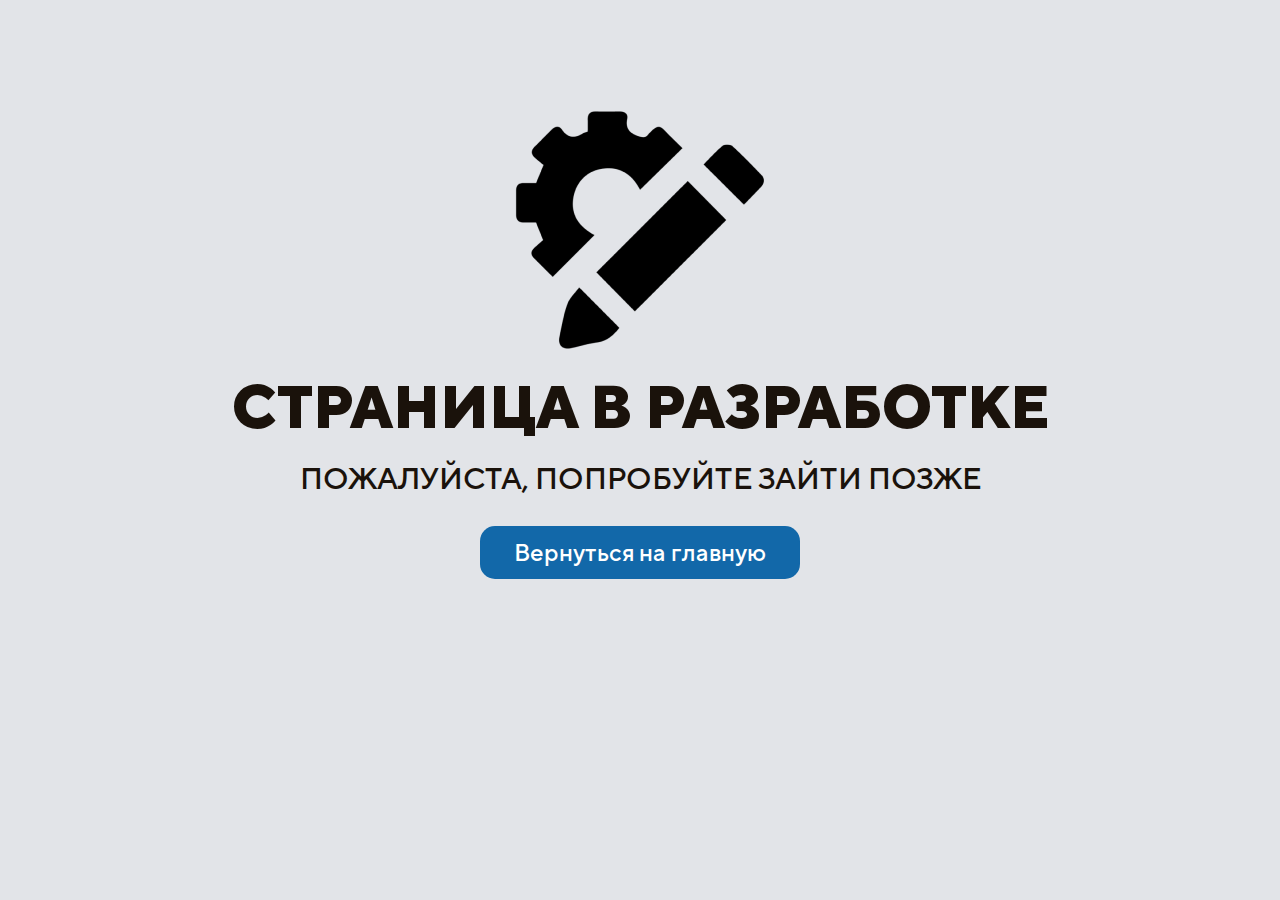
<file: in-development.html>
<!DOCTYPE html>
<html lang="en">
<head>
    <meta charset="UTF-8">
    <meta name="viewport" content="width=device-width, initial-scale=1.0">
    <title>В разработке</title>
    <!-- Описание сайта -->
    <meta name="description" content="Ситуационный центр РЭУ филиала им. Г.В. Плеханова. Собственная разработка. Сбор данных. Аналитическая обработка">
    <!-- Фавикон иконки -->
    <link  rel= "apple-touch-icon"  size= "57x57"  href= "assets/favicon/apple-icon-57x57.png" > 
    <link  rel= "apple-touch-icon"  size= "60x60"  href= "assets/favicon/apple -icon-60x60.png" > 
    <link  rel= "apple-touch-icon"  size= "72x72"  href= "assets/favicon/apple-icon-72x72.png" > 
    <link  rel= "apple-touch-icon"  size= "76x76"  href= "assets/favicon/apple-icon-76x76.png" > 
    <link  rel= "apple-touch-icon"  size= "114x114"  href= "assets/favicon/apple-icon-114x114.png" > 
    <link  rel= " apple-touch-icon"  size= "120x120"  href= "assets/favicon/apple-icon-120x120.png" > 
    <link  rel= "apple-touch-icon"  size= "144x144"  href= "assets/favicon/apple-icon-144x144. png" > 
    <link  rel= "apple-touch-icon"  size= "152x152"  href= "assets/favicon/apple-icon-152x152.png" > 
    <link  rel= "apple-touch-icon"  size= "180x180"  href= "assets/favicon/apple-icon-180x180.png" > 
    <link  rel= "icon"  type= "image/png"  size= "192x192"   href= "assets/favicon/android-icon-192x192.png" > 
    <link  rel= "icon"  type= "image/png"  size= "32x32"  href= "assets/favicon/favicon-32x32.png" > 
    <link  rel= "icon"  type= "image/png"  size= "96x96"  href= "assets/favicon/favicon-96x96. png" > 
    <link  rel= "icon"  type= "image/png"  size= "16x16"  href= "assets/favicon/favicon-16x16.png" > 
    <link  rel= "manifest"  href= "assets/favicon/manifest.json" > 
    <meta  name= "msapplication-TileColor"  content= "#ffffff" > 
    <meta  name= "msapplication-TileImage"  content= "assets/favicon/ms-icon-144x144.png" > 
    <meta  name= "theme-color"  содержание = "#ffffff" >
    <!-- Bootstrap 5 -->
    <link href="https://cdn.jsdelivr.net/npm/bootstrap@5.3.3/dist/css/bootstrap.min.css" rel="stylesheet" integrity="sha384-QWTKZyjpPEjISv5WaRU9OFeRpok6YctnYmDr5pNlyT2bRjXh0JMhjY6hW+ALEwIH" crossorigin="anonymous">
    <!-- Стили css -->
    <link rel="stylesheet" href="./assets/css/style.css">
</head>
<body>
    <section class="error-section">
        <div class="container">

            <div class="error-block">
                <img src="./assets/images/in-development-image.png" id="dev-pencil" alt="изображение карандаша с шестеренкой" class="error-pencil">
                <p class="error-section__dev">СТРАНИЦА В РАЗРАБОТКЕ</p>
                <p class="error-section__dev-text">ПОЖАЛУЙСТА, ПОПРОБУЙТЕ ЗАЙТИ ПОЗЖЕ</p>
                <a href="index.html"><button class="error-section__button">Вернуться на главную</button></a>
            </div>
        </div>
    </section>
    
</body>
</html>
</file>
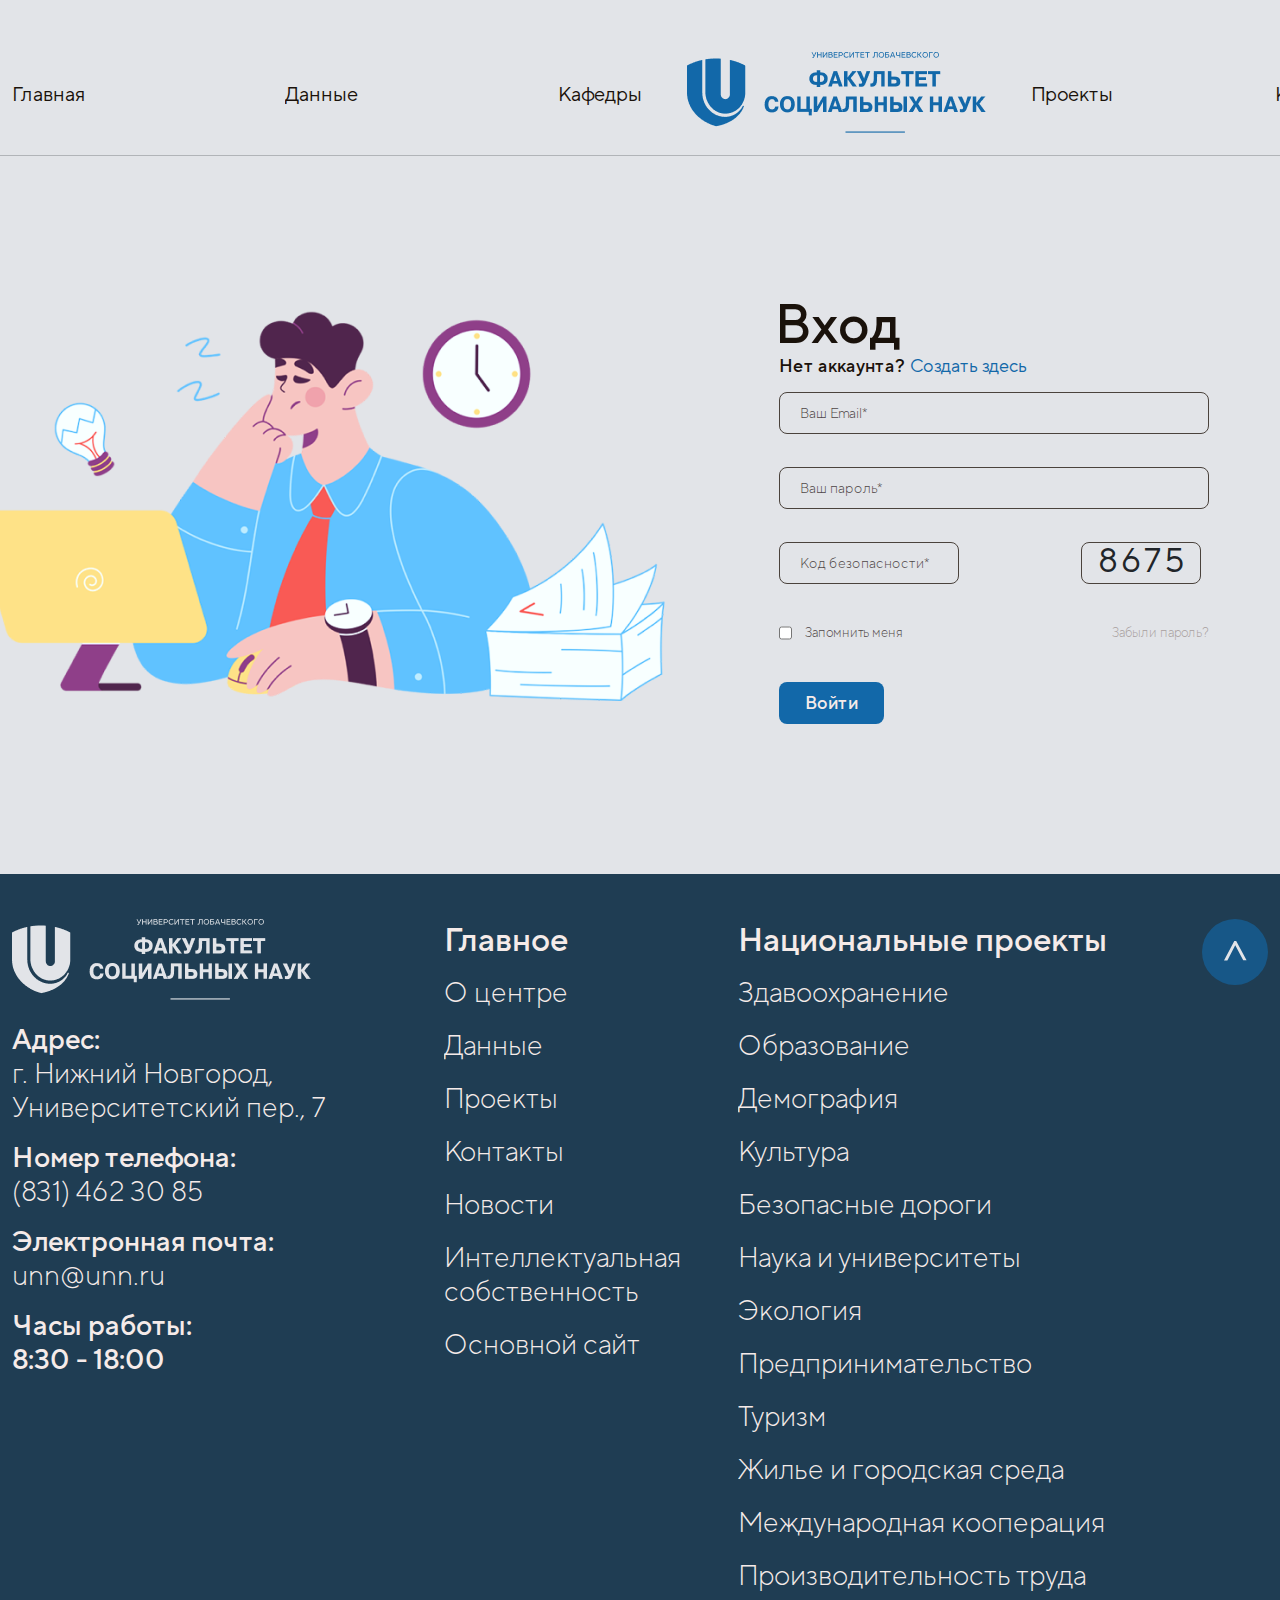
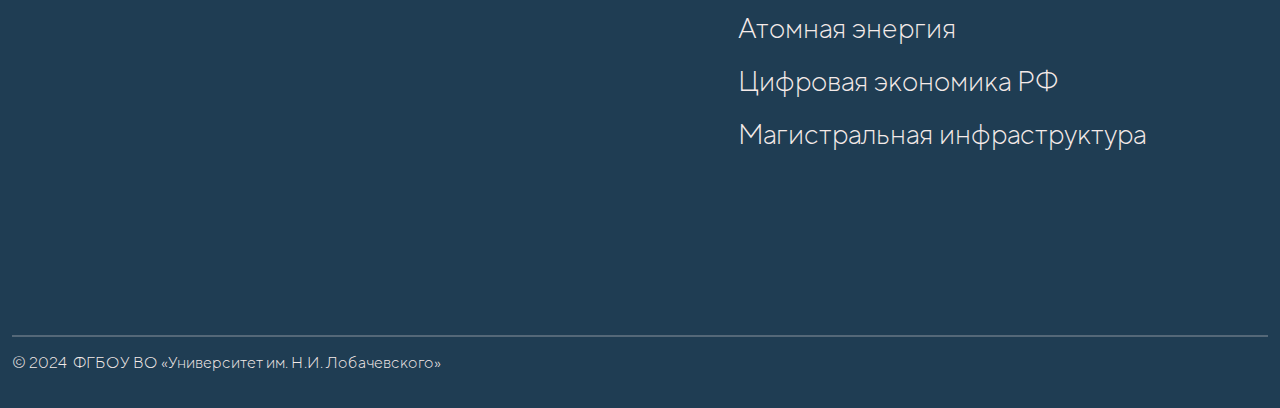
<file: login.html>
<!DOCTYPE html>
<html lang="en">
<head>
    <meta charset="UTF-8">
    <meta name="viewport" content="width=device-width, initial-scale=1.0">
    <title>Вход в личный кабинет</title>
    <!-- Описание сайта -->
    <meta name="description" content="Центр аналитики Факультета Социальных наук ННГУ имени Н.И. Лобачевского. Сбор данных. Аналитическая обработка.">
    <!-- Фавикон иконки -->
    <link  rel= "apple-touch-icon"  size= "57x57"  href= "assets/favicon/apple-icon-57x57.png" > 
    <link  rel= "apple-touch-icon"  size= "60x60"  href= "assets/favicon/apple -icon-60x60.png" > 
    <link  rel= "apple-touch-icon"  size= "72x72"  href= "assets/favicon/apple-icon-72x72.png" > 
    <link  rel= "apple-touch-icon"  size= "76x76"  href= "assets/favicon/apple-icon-76x76.png" > 
    <link  rel= "apple-touch-icon"  size= "114x114"  href= "assets/favicon/apple-icon-114x114.png" > 
    <link  rel= " apple-touch-icon"  size= "120x120"  href= "assets/favicon/apple-icon-120x120.png" > 
    <link  rel= "apple-touch-icon"  size= "144x144"  href= "assets/favicon/apple-icon-144x144. png" > 
    <link  rel= "apple-touch-icon"  size= "152x152"  href= "assets/favicon/apple-icon-152x152.png" > 
    <link  rel= "apple-touch-icon"  size= "180x180"  href= "assets/favicon/apple-icon-180x180.png" > 
    <link  rel= "icon"  type= "image/png"  size= "192x192"   href= "assets/favicon/android-icon-192x192.png" > 
    <link  rel= "icon"  type= "image/png"  size= "32x32"  href= "assets/favicon/favicon-32x32.png" > 
    <link  rel= "icon"  type= "image/png"  size= "96x96"  href= "assets/favicon/favicon-96x96. png" > 
    <link  rel= "icon"  type= "image/png"  size= "16x16"  href= "assets/favicon/favicon-16x16.png" > 
    <link  rel= "manifest"  href= "assets/favicon/manifest.json" > 
    <meta  name= "msapplication-TileColor"  content= "#ffffff" > 
    <meta  name= "msapplication-TileImage"  content= "assets/favicon/ms-icon-144x144.png" > 
    <meta  name= "theme-color"  содержание = "#ffffff" >
    <!-- Bootstrap 5 -->
    <link href="https://cdn.jsdelivr.net/npm/bootstrap@5.3.3/dist/css/bootstrap.min.css" rel="stylesheet" integrity="sha384-QWTKZyjpPEjISv5WaRU9OFeRpok6YctnYmDr5pNlyT2bRjXh0JMhjY6hW+ALEwIH" crossorigin="anonymous">
    <!-- Стили css -->
    <link rel="stylesheet" href="./assets/css/style.css">
</head>
<body>
    <!-- Шапка сайта -->
    <div class="container">
        <!-- Шапка сайта -->
        <header class="header">
            <div class="header-block1">
                <ul class="header-block1-ul1">
                    <li class="header-block1-li1"><a href="#" class="header-block1-link header-link_margin1" id="style-3">Главная</a></li>
                    <li class="header-block1-li1"><a href="#" class="header-block1-link header-link_margin2" id="style-3">Данные</a></li>
                    <li class="header-block1-li1"><a href="#" class="header-block1-link header-link_margin3" id="style-3">Кафедры</a></li>
                </ul>
            </div>
            <div class="header-block2">
                <a href="index.html"><img src="./assets/icons/logo-dark.png" alt="логотип центра" class="header-block2-img"></a>
            </div>
            <div class="header-block3">
                <ul class="header-block3-ul2">
                    <li class="header-block3-li2"><a href="#" class="header-block1-link header-link_margin4" id="style-3">Проекты</a></li>
                    <li class="header-block3-li2"><a href="#" class="header-block1-link header-link_margin5" id="style-3">Контакты</a></li>
                    <li class="header-block3-li2 dropdown">
                        <a href="#" class="header-block1-link_custom header-link_margin6" id="style-4">Личный кабинет</a>
                        <div class="dropdown-content">
                            <a class="dropdown-custom" href="#">Мой аккаунт</a>
                            <a class="dropdown-custom" href="login.html">Вход</a>
                        </div>
                    </li>
                </ul>
            </div>
        </header>
    </div>
    <hr class="header-hr">
    <!-- Закончилась шапка -->
    <!-- Секция логина -->
    <section class="login-section">
        <div class="container">
            <!-- Обертка общая -->
            <div class="login-section__wrapper-main">
                <!-- Левая часть -->
                <div class="login-section__wrapper-left">
                    <img src="./assets/images/login-man-image.png" alt="изображение мужчины" class="login-section__img">
                </div>
                <!-- Правая часть -->
                <div class="login-section__wrapper-right">
                    <div class="login-section__block1">
                        <h1 class="login-section__login-text">Вход</h1>
                        <div class="login-section__block2">
                            <p class="login-section__login-none">Нет аккаунта?</p>
                            <a href="register.html" class="login-section__login-link">Создать здесь</a>
                        </div>
                    </div>
                    <!-- Форма -->
                    <form action="#" method="POST">
                        <div class="login-section__form-group1">
                            <input class="login-section__input1" type="text" required="" name="email" placeholder="Ваш Email*" />
                        </div>
                        <div class="login-section__form-group2">
                            <input class="login-section__input2" required="" type="password" name="password" placeholder="Ваш пароль*" />
                        </div>
                        <div class="login-section__login_footer">
                            <div class="login-section__chek-form">
                                <input class="login-section__input3" type="text" required="" name="email" placeholder="Код безопасности*" />
                            </div>
                            <span class="login-section__security-code">
                                <b class="text-new">8</b>
                                <b class="text-hot">6</b>
                                <b class="text-sale">7</b>
                                <b class="text-best">5</b>
                            </span>
                        </div>
                        <div class="login-section__login_footer2">
                            <div class="login-section__chek-form2">
                                <div class="login-section__custome-checkbox">
                                    <input class="login-section__form-check-input" type="checkbox" name="checkbox" id="exampleCheckbox1" value="" />
                                    <label class="login-section__form-check-label" for="exampleCheckbox1"><span>Запомнить меня</span></label>
                                </div>
                            </div>
                            <a class="login-section__text-muted" href="#">Забыли пароль?</a>
                        </div>
                        <div class="login-section__form-group3">
                            <button type="submit" class="login-section__btn" name="login">Войти</button>
                        </div>
                    </form>
                </div>
            </div>

        </div>
    </section>
    <!-- Футер -->
    <footer class="footer-section">
        <div class="container footer-section__container">
            <!-- Обертка общая -->
            <div class="footer-section__wrapper_main">
                <!-- Обертка первая -->
                <div class="footer-section__wrapper1">
                    <a href="index.html"><img src="./assets/icons/logo-light.png" alt="логотип центра" class="footer-section__logo"></a>
                    <p class="footer-section__text">
                        Адрес:<br> <span class="footer-section__span">г. Нижний Новгород, <br>Университетский пер., 7</span>
                    </p>
                    <p class="footer-section__text">
                        Номер телефона:<br> <span class="footer-section__span">(831) 462 30 85</span>
                    </p>
                    <p class="footer-section__text">
                        Электронная почта:<br> <span class="footer-section__span">unn@unn.ru</span>
                    </p>
                    <p class="footer-section__text">
                        Часы работы:<br> <span id="footer-section__span">8:30 - 18:00</span>
                    </p>
                </div>

                <!-- Обертка вторая -->
                <div class="footer-section__wrapper2">
                    <h6 class="footer-section__h6">Главное</h6>
                    <ul class="footer-section__ul">
                        <li class="footer-section__li"><a href="#" class="footer-section__link">О центре</a></li>
                        <li class="footer-section__li"><a href="#" class="footer-section__link">Данные</a></li>
                        <li class="footer-section__li"><a href="#" class="footer-section__link">Проекты</a></li>
                        <li class="footer-section__li"><a href="#" class="footer-section__link">Контакты</a></li>
                        <li class="footer-section__li"><a href="news.html" class="footer-section__link">Новости</a></li>
                        <li class="footer-section__li"><a href="policy-privacy.html" class="footer-section__link">Интеллектуальная<br>
                            собственность</a></li>
                        <li class="footer-section__li"><a href="in-development.html" class="footer-section__link">Основной сайт</a></li>
                    </ul>
                </div>

                <!-- Обертка третья -->
                <div class="footer-section__wrapper3">
                    <h6 class="footer-section__h6">Национальные проекты</h6>
                    <ul class="footer-section__ul">
                        <li class="footer-section__li"><a href="project1-hospital.html" class="footer-section__link">Здавоохранение</a></li>
                        <li class="footer-section__li"><a href="#" class="footer-section__link">Образование</a></li>
                        <li class="footer-section__li"><a href="#" class="footer-section__link">Демография</a></li>
                        <li class="footer-section__li"><a href="#" class="footer-section__link">Культура</a></li>
                        <li class="footer-section__li"><a href="#" class="footer-section__link">Безопасные дороги</a></li>
                        <li class="footer-section__li"><a href="#" class="footer-section__link">Наука и университеты</a></li>
                        <li class="footer-section__li"><a href="#" class="footer-section__link">Экология</a></li>
                        <li class="footer-section__li"><a href="#" class="footer-section__link">Предпринимательство</a></li>
                        <li class="footer-section__li"><a href="#" class="footer-section__link">Туризм</a></li>
                        <li class="footer-section__li"><a href="#" class="footer-section__link">Жилье и городская среда</a></li>
                        <li class="footer-section__li"><a href="#" class="footer-section__link">Международная кооперация</a></li>
                        <li class="footer-section__li"><a href="#" class="footer-section__link">Производительность труда</a></li>
                        <li class="footer-section__li"><a href="#" class="footer-section__link">Атомная энергия</a></li>
                        <li class="footer-section__li"><a href="#" class="footer-section__link">Цифровая экономика РФ</a></li>
                        <li class="footer-section__li"><a href="#" class="footer-section__link">Магистральная инфраструктура</a></li>
                    </ul>
                </div>

                <!-- Обертка пятая -->
                <div class="footer-section__wrapper5">
                    <img src="./assets/icons/strelka.svg" alt="иконка стрелки вверх" id="button" class="footer-section__strelka">
                </div>
            </div>


            <div class="footer-section__last-info">
                <hr class="footer-section__hr">
                <p class="footer-section__last-text">
                    &copy; 2024  ФГБОУ ВО «Университет им. Н.И. Лобачевского»
                </p>
            </div>

        </div>

        

    </footer>
  


    <script src="https://code.jquery.com/jquery-3.6.0.min.js"></script>
    <script src="./assets/js/main.js"></script>
    <script src="https://cdn.jsdelivr.net/npm/bootstrap@5.3.3/dist/js/bootstrap.bundle.min.js" integrity="sha384-YvpcrYf0tY3lHB60NNkmXc5s9fDVZLESaAA55NDzOxhy9GkcIdslK1eN7N6jIeHz" crossorigin="anonymous"></script>

    
</body>
</html>
</file>
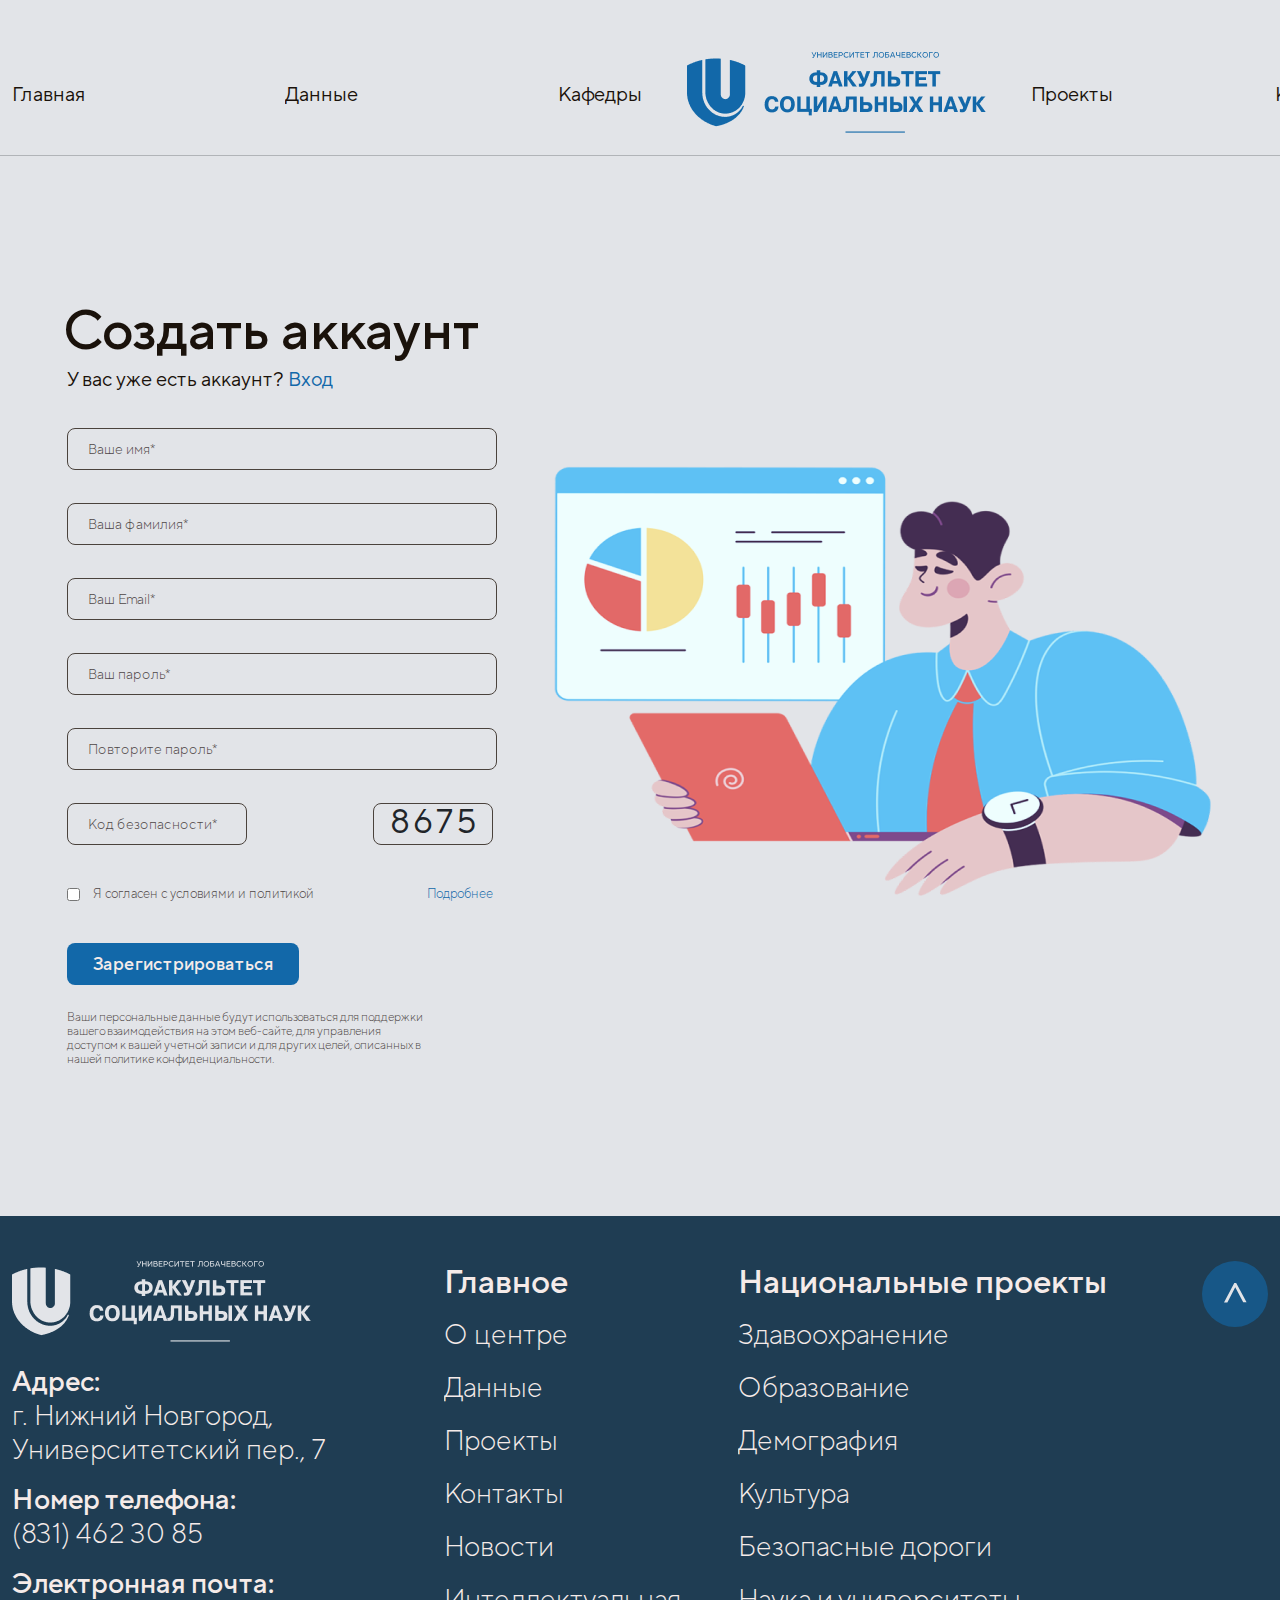
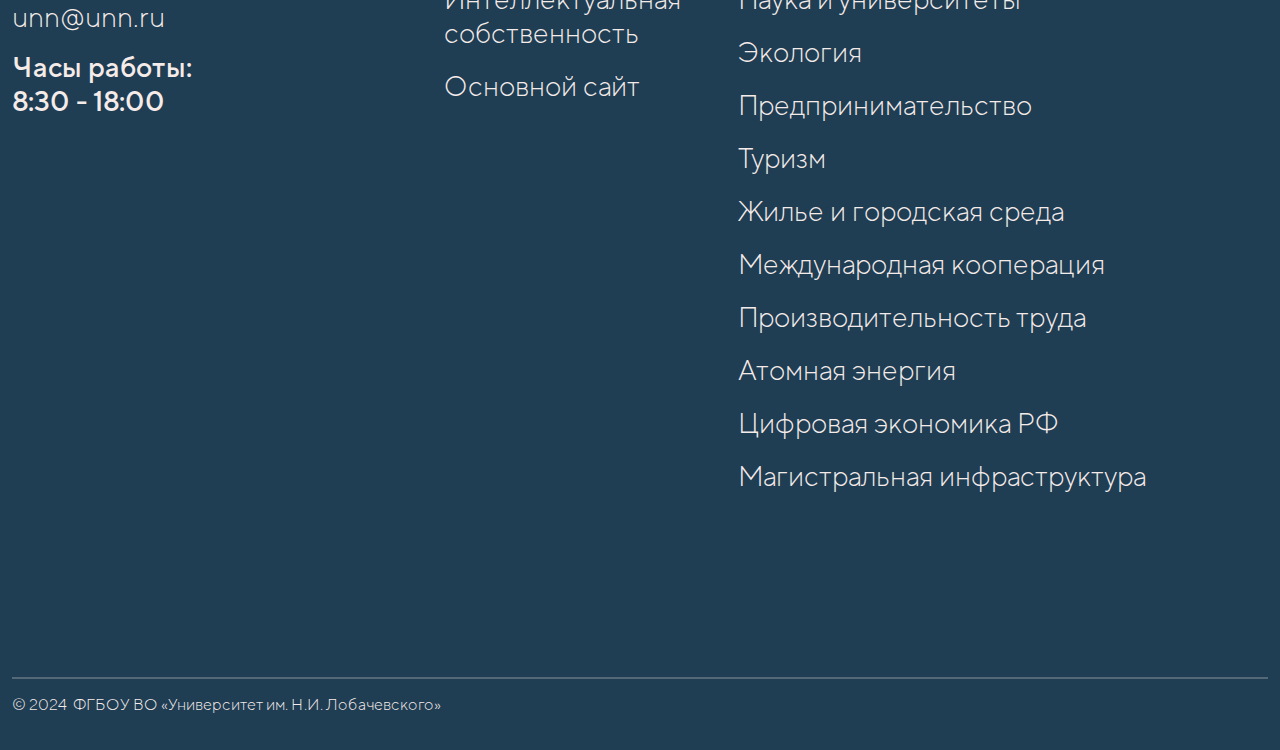
<file: register.html>
<!DOCTYPE html>
<html lang="en">
<head>
    <meta charset="UTF-8">
    <meta name="viewport" content="width=device-width, initial-scale=1.0">
    <title>Регистрация личного кабинета</title>
    <!-- Описание сайта -->
    <meta name="description" content="Центр аналитики Факультета Социальных наук ННГУ имени Н.И. Лобачевского. Сбор данных. Аналитическая обработка.">
    <!-- Фавикон иконки -->
    <link  rel= "apple-touch-icon"  size= "57x57"  href= "assets/favicon/apple-icon-57x57.png" > 
    <link  rel= "apple-touch-icon"  size= "60x60"  href= "assets/favicon/apple -icon-60x60.png" > 
    <link  rel= "apple-touch-icon"  size= "72x72"  href= "assets/favicon/apple-icon-72x72.png" > 
    <link  rel= "apple-touch-icon"  size= "76x76"  href= "assets/favicon/apple-icon-76x76.png" > 
    <link  rel= "apple-touch-icon"  size= "114x114"  href= "assets/favicon/apple-icon-114x114.png" > 
    <link  rel= " apple-touch-icon"  size= "120x120"  href= "assets/favicon/apple-icon-120x120.png" > 
    <link  rel= "apple-touch-icon"  size= "144x144"  href= "assets/favicon/apple-icon-144x144. png" > 
    <link  rel= "apple-touch-icon"  size= "152x152"  href= "assets/favicon/apple-icon-152x152.png" > 
    <link  rel= "apple-touch-icon"  size= "180x180"  href= "assets/favicon/apple-icon-180x180.png" > 
    <link  rel= "icon"  type= "image/png"  size= "192x192"   href= "assets/favicon/android-icon-192x192.png" > 
    <link  rel= "icon"  type= "image/png"  size= "32x32"  href= "assets/favicon/favicon-32x32.png" > 
    <link  rel= "icon"  type= "image/png"  size= "96x96"  href= "assets/favicon/favicon-96x96. png" > 
    <link  rel= "icon"  type= "image/png"  size= "16x16"  href= "assets/favicon/favicon-16x16.png" > 
    <link  rel= "manifest"  href= "assets/favicon/manifest.json" > 
    <meta  name= "msapplication-TileColor"  content= "#ffffff" > 
    <meta  name= "msapplication-TileImage"  content= "assets/favicon/ms-icon-144x144.png" > 
    <meta  name= "theme-color"  содержание = "#ffffff" >
    <!-- Bootstrap 5 -->
    <link href="https://cdn.jsdelivr.net/npm/bootstrap@5.3.3/dist/css/bootstrap.min.css" rel="stylesheet" integrity="sha384-QWTKZyjpPEjISv5WaRU9OFeRpok6YctnYmDr5pNlyT2bRjXh0JMhjY6hW+ALEwIH" crossorigin="anonymous">
    <!-- Стили css -->
    <link rel="stylesheet" href="./assets/css/style.css">
</head>
<body>
    <!-- Шапка сайта -->
    <div class="container">
        <!-- Шапка сайта -->
        <header class="header">
            <div class="header-block1">
                <ul class="header-block1-ul1">
                    <li class="header-block1-li1"><a href="#" class="header-block1-link header-link_margin1" id="style-3">Главная</a></li>
                    <li class="header-block1-li1"><a href="#" class="header-block1-link header-link_margin2" id="style-3">Данные</a></li>
                    <li class="header-block1-li1"><a href="#" class="header-block1-link header-link_margin3" id="style-3">Кафедры</a></li>
                </ul>
            </div>
            <div class="header-block2">
                <a href="index.html"><img src="./assets/icons/logo-dark.png" alt="логотип центра" class="header-block2-img"></a>
            </div>
            <div class="header-block3">
                <ul class="header-block3-ul2">
                    <li class="header-block3-li2"><a href="#" class="header-block1-link header-link_margin4" id="style-3">Проекты</a></li>
                    <li class="header-block3-li2"><a href="#" class="header-block1-link header-link_margin5" id="style-3">Контакты</a></li>
                    <li class="header-block3-li2 dropdown">
                        <a href="#" class="header-block1-link_custom header-link_margin6" id="style-4">Личный кабинет</a>
                        <div class="dropdown-content">
                            <a class="dropdown-custom" href="#">Мой аккаунт</a>
                            <a class="dropdown-custom" href="login.html">Вход</a>
                        </div>
                    </li>
                </ul>
            </div>
        </header>
    </div>
    <hr class="header-hr">
    <!-- Закончилась шапка -->
    <!-- Секция регистрации -->
    <section class="register-section">
        <div class="container">
            <!-- Обертка общая -->
            <div class="register-section__wrapper-main">
                <!-- Левая часть -->
                <div class="register-section__wrapper-left">
                    <div class="register-section__heading">
                        <h1 class="register-section__create">Создать аккаунт</h1>
                        <div class="register-section__block1">
                            <p class="register-section__question">У вас уже есть аккаунт?</p>
                            <a class="register-section__link" href="login.html">Вход</a>
                        </div>
                    </div>
                    <form action="#" method="POST">
                        <div class="register-section__form-group">
                            <input class="register-section__input1" type="text" required="" name="username" placeholder="Ваше имя*" />
                        </div>
                        <div class="register-section__form-group">
                            <input class="register-section__input2" type="text" required="" name="second-name" placeholder="Ваша фамилия*" />
                        </div>
                        <div class="register-section__form-group">
                            <input class="register-section__input3" type="text" required="" name="Ваш Email*" placeholder="Ваш Email*" />
                        </div>
                        <div class="form-group">
                            <input class="register-section__input4" required="" type="password" name="password" placeholder="Ваш пароль*" />
                        </div>
                        <div class="register-section__form-group">
                            <input class="register-section__input5" required="" type="password" name="password" placeholder="Повторите пароль*" />
                        </div>
                        <div class="register-section__login_footer">
                            <div class="register-section__chek-form">
                                <input class="register-section__input6" type="text" required="" name="email" placeholder="Код безопасности*" />
                            </div>
                            <span class="register-section__security-code">
                                <b class="text-new">8</b>
                                <b class="text-hot">6</b>
                                <b class="text-sale">7</b>
                                <b class="text-best">5</b>
                            </span>
                        </div>
                        <div class="register-section__login_footer2">
                            <div class="register-section__chek-form-block2">
                                <div class="register-section__custome-checkboxes">
                                    <input class="register-section__form-check-input" type="checkbox" name="checkbox" id="exampleCheckbox12" value="" />
                                    <label class="register-section__form-check-label" for="exampleCheckbox12">Я согласен с условиями и политикой</label>
                                </div>
                            </div>
                            <a class="register-section__pp-link" href="policy-privacy.html">Подробнее</a>
                        </div>
                        <div class="register-section__form-group">
                            <button type="submit" class="register-section__btn" name="login">Зарегистрироваться</button>
                        </div>
                        <p class="register-section__text-end">
                            Ваши персональные данные будут использоваться для
                            поддержки вашего взаимодействия на этом веб-сайте,
                            для управления доступом к вашей учетной записи и для других целей,
                            описанных в нашей политике конфиденциальности.
                        </p>
                    </form>
                </div>
                <!-- Правая часть -->
                <div class="register-section__wrapper-right">
                    <img src="./assets/images/register-man-image.png" alt="изображение мужчины" class="register-section__img">
                </div>
            </div>


        </div>
    </section>
    <!-- Футер -->
    <footer class="footer-section">
        <div class="container footer-section__container">
            <!-- Обертка общая -->
            <div class="footer-section__wrapper_main">
                <!-- Обертка первая -->
                <div class="footer-section__wrapper1">
                    <a href="index.html"><img src="./assets/icons/logo-light.png" alt="логотип центра" class="footer-section__logo"></a>
                    <p class="footer-section__text">
                        Адрес:<br> <span class="footer-section__span">г. Нижний Новгород, <br>Университетский пер., 7</span>
                    </p>
                    <p class="footer-section__text">
                        Номер телефона:<br> <span class="footer-section__span">(831) 462 30 85</span>
                    </p>
                    <p class="footer-section__text">
                        Электронная почта:<br> <span class="footer-section__span">unn@unn.ru</span>
                    </p>
                    <p class="footer-section__text">
                        Часы работы:<br> <span id="footer-section__span">8:30 - 18:00</span>
                    </p>
                </div>

                <!-- Обертка вторая -->
                <div class="footer-section__wrapper2">
                    <h6 class="footer-section__h6">Главное</h6>
                    <ul class="footer-section__ul">
                        <li class="footer-section__li"><a href="#" class="footer-section__link">О центре</a></li>
                        <li class="footer-section__li"><a href="#" class="footer-section__link">Данные</a></li>
                        <li class="footer-section__li"><a href="#" class="footer-section__link">Проекты</a></li>
                        <li class="footer-section__li"><a href="#" class="footer-section__link">Контакты</a></li>
                        <li class="footer-section__li"><a href="news.html" class="footer-section__link">Новости</a></li>
                        <li class="footer-section__li"><a href="policy-privacy.html" class="footer-section__link">Интеллектуальная<br>
                            собственность</a></li>
                        <li class="footer-section__li"><a href="in-development.html" class="footer-section__link">Основной сайт</a></li>
                    </ul>
                </div>

                <!-- Обертка третья -->
                <div class="footer-section__wrapper3">
                    <h6 class="footer-section__h6">Национальные проекты</h6>
                    <ul class="footer-section__ul">
                        <li class="footer-section__li"><a href="project1-hospital.html" class="footer-section__link">Здавоохранение</a></li>
                        <li class="footer-section__li"><a href="#" class="footer-section__link">Образование</a></li>
                        <li class="footer-section__li"><a href="#" class="footer-section__link">Демография</a></li>
                        <li class="footer-section__li"><a href="#" class="footer-section__link">Культура</a></li>
                        <li class="footer-section__li"><a href="#" class="footer-section__link">Безопасные дороги</a></li>
                        <li class="footer-section__li"><a href="#" class="footer-section__link">Наука и университеты</a></li>
                        <li class="footer-section__li"><a href="#" class="footer-section__link">Экология</a></li>
                        <li class="footer-section__li"><a href="#" class="footer-section__link">Предпринимательство</a></li>
                        <li class="footer-section__li"><a href="#" class="footer-section__link">Туризм</a></li>
                        <li class="footer-section__li"><a href="#" class="footer-section__link">Жилье и городская среда</a></li>
                        <li class="footer-section__li"><a href="#" class="footer-section__link">Международная кооперация</a></li>
                        <li class="footer-section__li"><a href="#" class="footer-section__link">Производительность труда</a></li>
                        <li class="footer-section__li"><a href="#" class="footer-section__link">Атомная энергия</a></li>
                        <li class="footer-section__li"><a href="#" class="footer-section__link">Цифровая экономика РФ</a></li>
                        <li class="footer-section__li"><a href="#" class="footer-section__link">Магистральная инфраструктура</a></li>
                    </ul>
                </div>

                <!-- Обертка пятая -->
                <div class="footer-section__wrapper5">
                    <img src="./assets/icons/strelka.svg" alt="иконка стрелки вверх" id="button" class="footer-section__strelka">
                </div>
            </div>


            <div class="footer-section__last-info">
                <hr class="footer-section__hr">
                <p class="footer-section__last-text">
                    &copy; 2024  ФГБОУ ВО «Университет им. Н.И. Лобачевского»
                </p>
            </div>

        </div>

        

    </footer>
  


    <script src="https://code.jquery.com/jquery-3.6.0.min.js"></script>
    <script src="./assets/js/main.js"></script>
    <script src="https://cdn.jsdelivr.net/npm/bootstrap@5.3.3/dist/js/bootstrap.bundle.min.js" integrity="sha384-YvpcrYf0tY3lHB60NNkmXc5s9fDVZLESaAA55NDzOxhy9GkcIdslK1eN7N6jIeHz" crossorigin="anonymous"></script>

    
</body>
</html>
</file>
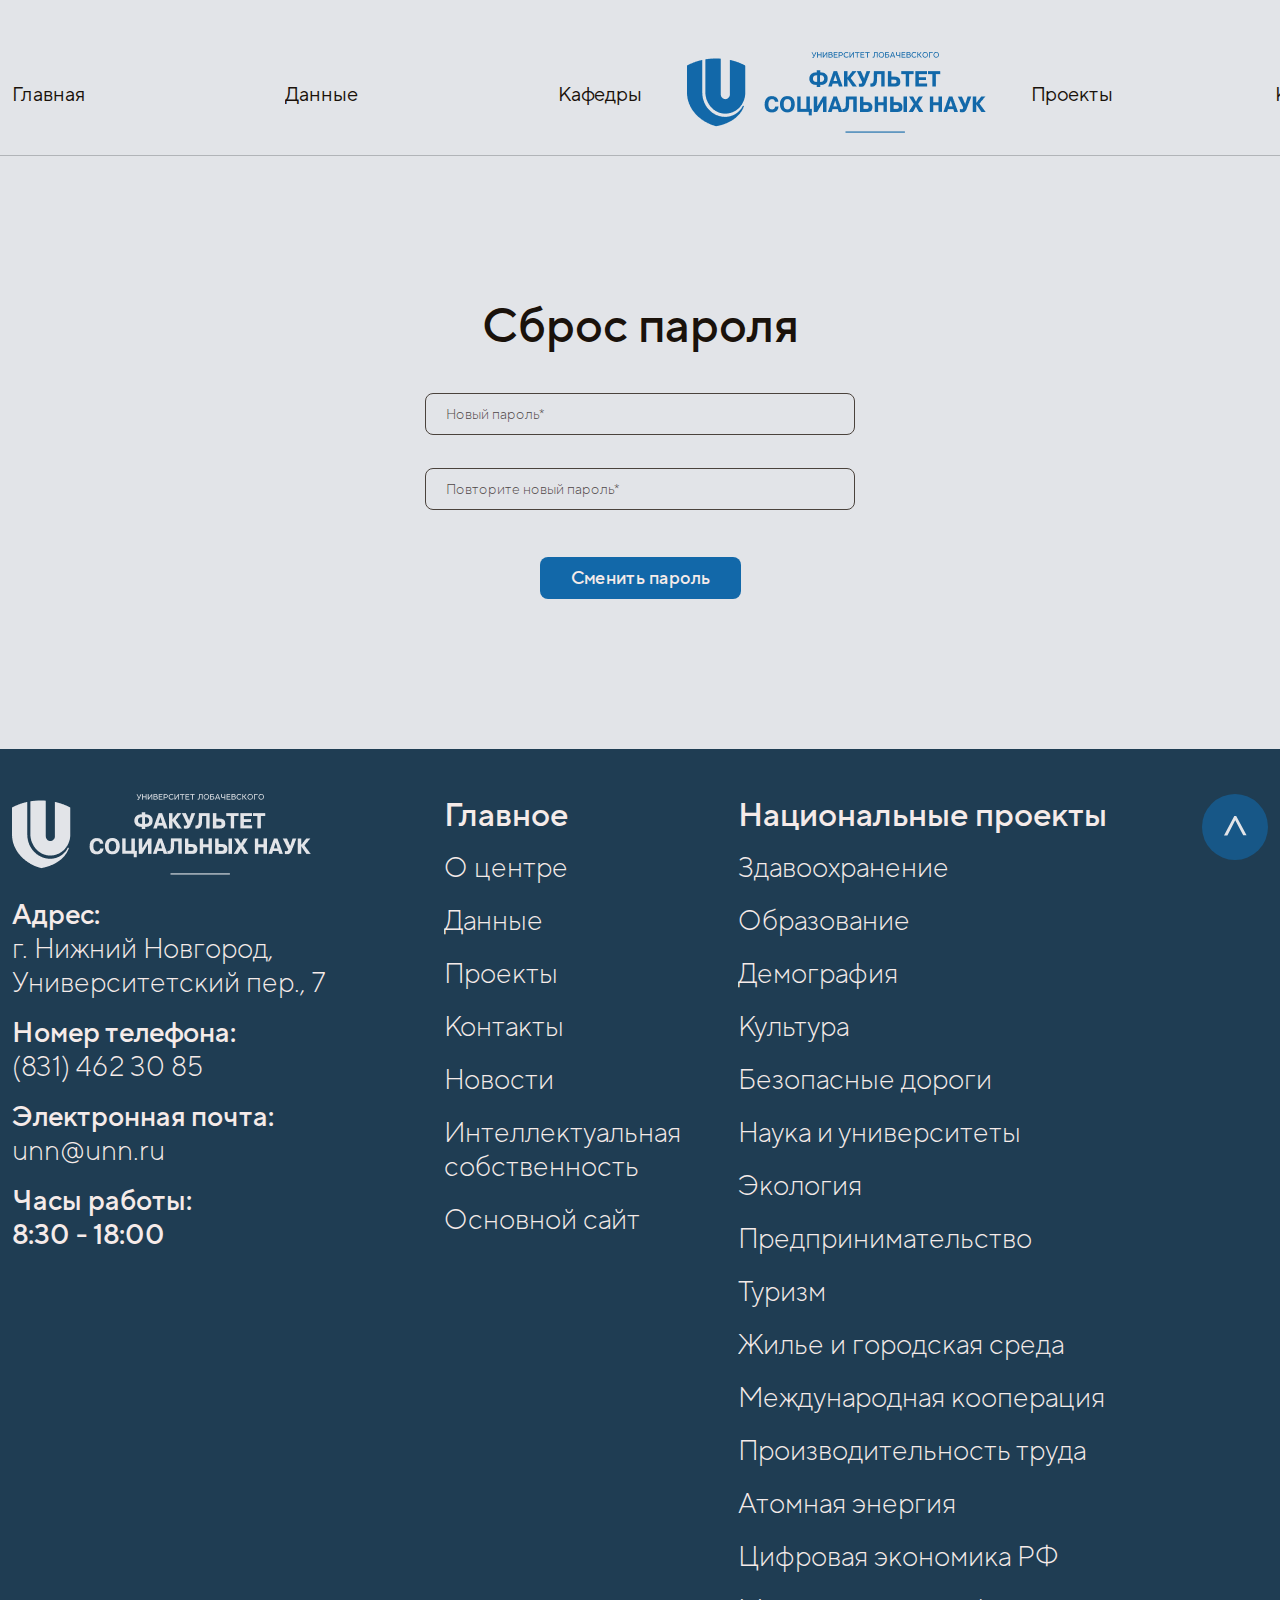
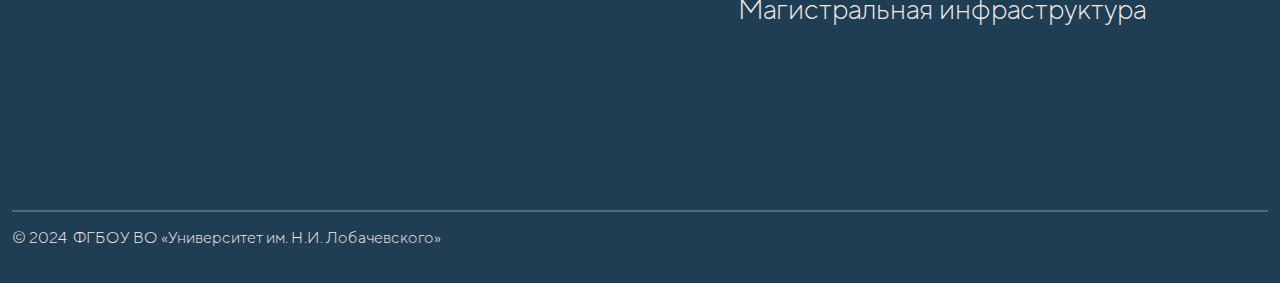
<file: reset-password.html>
<!DOCTYPE html>
<html lang="en">
<head>
    <meta charset="UTF-8">
    <meta name="viewport" content="width=device-width, initial-scale=1.0">
    <title>Сброс пароля</title>
    <!-- Описание сайта -->
    <meta name="description" content="Центр аналитики Факультета Социальных наук ННГУ имени Н.И. Лобачевского. Сбор данных. Аналитическая обработка.">
    <!-- Фавикон иконки -->
    <link  rel= "apple-touch-icon"  size= "57x57"  href= "assets/favicon/apple-icon-57x57.png" > 
    <link  rel= "apple-touch-icon"  size= "60x60"  href= "assets/favicon/apple -icon-60x60.png" > 
    <link  rel= "apple-touch-icon"  size= "72x72"  href= "assets/favicon/apple-icon-72x72.png" > 
    <link  rel= "apple-touch-icon"  size= "76x76"  href= "assets/favicon/apple-icon-76x76.png" > 
    <link  rel= "apple-touch-icon"  size= "114x114"  href= "assets/favicon/apple-icon-114x114.png" > 
    <link  rel= " apple-touch-icon"  size= "120x120"  href= "assets/favicon/apple-icon-120x120.png" > 
    <link  rel= "apple-touch-icon"  size= "144x144"  href= "assets/favicon/apple-icon-144x144. png" > 
    <link  rel= "apple-touch-icon"  size= "152x152"  href= "assets/favicon/apple-icon-152x152.png" > 
    <link  rel= "apple-touch-icon"  size= "180x180"  href= "assets/favicon/apple-icon-180x180.png" > 
    <link  rel= "icon"  type= "image/png"  size= "192x192"   href= "assets/favicon/android-icon-192x192.png" > 
    <link  rel= "icon"  type= "image/png"  size= "32x32"  href= "assets/favicon/favicon-32x32.png" > 
    <link  rel= "icon"  type= "image/png"  size= "96x96"  href= "assets/favicon/favicon-96x96. png" > 
    <link  rel= "icon"  type= "image/png"  size= "16x16"  href= "assets/favicon/favicon-16x16.png" > 
    <link  rel= "manifest"  href= "assets/favicon/manifest.json" > 
    <meta  name= "msapplication-TileColor"  content= "#ffffff" > 
    <meta  name= "msapplication-TileImage"  content= "assets/favicon/ms-icon-144x144.png" > 
    <meta  name= "theme-color"  содержание = "#ffffff" >
    <!-- Bootstrap 5 -->
    <link href="https://cdn.jsdelivr.net/npm/bootstrap@5.3.3/dist/css/bootstrap.min.css" rel="stylesheet" integrity="sha384-QWTKZyjpPEjISv5WaRU9OFeRpok6YctnYmDr5pNlyT2bRjXh0JMhjY6hW+ALEwIH" crossorigin="anonymous">
    <!-- Стили css -->
    <link rel="stylesheet" href="./assets/css/style.css">
</head>
<body>
    <!-- Шапка сайта -->
    <div class="container">
        <!-- Шапка сайта -->
        <header class="header">
            <div class="header-block1">
                <ul class="header-block1-ul1">
                    <li class="header-block1-li1"><a href="#" class="header-block1-link header-link_margin1" id="style-3">Главная</a></li>
                    <li class="header-block1-li1"><a href="#" class="header-block1-link header-link_margin2" id="style-3">Данные</a></li>
                    <li class="header-block1-li1"><a href="#" class="header-block1-link header-link_margin3" id="style-3">Кафедры</a></li>
                </ul>
            </div>
            <div class="header-block2">
                <a href="index.html"><img src="./assets/icons/logo-dark.png" alt="логотип центра" class="header-block2-img"></a>
            </div>
            <div class="header-block3">
                <ul class="header-block3-ul2">
                    <li class="header-block3-li2"><a href="#" class="header-block1-link header-link_margin4" id="style-3">Проекты</a></li>
                    <li class="header-block3-li2"><a href="#" class="header-block1-link header-link_margin5" id="style-3">Контакты</a></li>
                    <li class="header-block3-li2 dropdown">
                        <a href="#" class="header-block1-link_custom header-link_margin6" id="style-4">Личный кабинет</a>
                        <div class="dropdown-content">
                            <a class="dropdown-custom" href="#">Мой аккаунт</a>
                            <a class="dropdown-custom" href="login.html">Вход</a>
                        </div>
                    </li>
                </ul>
            </div>
        </header>
    </div>
    <hr class="header-hr">
    <!-- Закончилась шапка -->
    <section class="rpassword-section">
        <div class="container">
            <!-- Заголовок -->
            <h1 class="rpassword-section__title">Сброс пароля</h1>
            <!-- Форма -->
            <div class="rpassword-section__block">
                <form class="rpassword-section__form" action="#" method="POST">
                    <div class="rpassword-section__form-group">
                        <input class="rpassword-section__input1" type="text" required="" name="email" placeholder="Новый пароль*" />
                    </div>
                    <div class="rpassword-section__form-group">
                        <input class="rpassword-section__input2" type="text" required="" name="email" placeholder="Повторите новый пароль*" />
                    </div>
                    <div class="rpassword-section__form-group3">
                        <button type="submit" class="rpassword-section__btn" name="login">Сменить пароль</button>
                    </div>
                </form>
            </div>

        </div>
    </section>
    <!-- Футер -->
    <footer class="footer-section">
        <div class="container footer-section__container">
            <!-- Обертка общая -->
            <div class="footer-section__wrapper_main">
                <!-- Обертка первая -->
                <div class="footer-section__wrapper1">
                    <a href="index.html"><img src="./assets/icons/logo-light.png" alt="логотип центра" class="footer-section__logo"></a>
                    <p class="footer-section__text">
                        Адрес:<br> <span class="footer-section__span">г. Нижний Новгород, <br>Университетский пер., 7</span>
                    </p>
                    <p class="footer-section__text">
                        Номер телефона:<br> <span class="footer-section__span">(831) 462 30 85</span>
                    </p>
                    <p class="footer-section__text">
                        Электронная почта:<br> <span class="footer-section__span">unn@unn.ru</span>
                    </p>
                    <p class="footer-section__text">
                        Часы работы:<br> <span id="footer-section__span">8:30 - 18:00</span>
                    </p>
                </div>

                <!-- Обертка вторая -->
                <div class="footer-section__wrapper2">
                    <h6 class="footer-section__h6">Главное</h6>
                    <ul class="footer-section__ul">
                        <li class="footer-section__li"><a href="#" class="footer-section__link">О центре</a></li>
                        <li class="footer-section__li"><a href="#" class="footer-section__link">Данные</a></li>
                        <li class="footer-section__li"><a href="#" class="footer-section__link">Проекты</a></li>
                        <li class="footer-section__li"><a href="#" class="footer-section__link">Контакты</a></li>
                        <li class="footer-section__li"><a href="news.html" class="footer-section__link">Новости</a></li>
                        <li class="footer-section__li"><a href="policy-privacy.html" class="footer-section__link">Интеллектуальная<br>
                            собственность</a></li>
                        <li class="footer-section__li"><a href="in-development.html" class="footer-section__link">Основной сайт</a></li>
                    </ul>
                </div>

                <!-- Обертка третья -->
                <div class="footer-section__wrapper3">
                    <h6 class="footer-section__h6">Национальные проекты</h6>
                    <ul class="footer-section__ul">
                        <li class="footer-section__li"><a href="project1-hospital.html" class="footer-section__link">Здавоохранение</a></li>
                        <li class="footer-section__li"><a href="#" class="footer-section__link">Образование</a></li>
                        <li class="footer-section__li"><a href="#" class="footer-section__link">Демография</a></li>
                        <li class="footer-section__li"><a href="#" class="footer-section__link">Культура</a></li>
                        <li class="footer-section__li"><a href="#" class="footer-section__link">Безопасные дороги</a></li>
                        <li class="footer-section__li"><a href="#" class="footer-section__link">Наука и университеты</a></li>
                        <li class="footer-section__li"><a href="#" class="footer-section__link">Экология</a></li>
                        <li class="footer-section__li"><a href="#" class="footer-section__link">Предпринимательство</a></li>
                        <li class="footer-section__li"><a href="#" class="footer-section__link">Туризм</a></li>
                        <li class="footer-section__li"><a href="#" class="footer-section__link">Жилье и городская среда</a></li>
                        <li class="footer-section__li"><a href="#" class="footer-section__link">Международная кооперация</a></li>
                        <li class="footer-section__li"><a href="#" class="footer-section__link">Производительность труда</a></li>
                        <li class="footer-section__li"><a href="#" class="footer-section__link">Атомная энергия</a></li>
                        <li class="footer-section__li"><a href="#" class="footer-section__link">Цифровая экономика РФ</a></li>
                        <li class="footer-section__li"><a href="#" class="footer-section__link">Магистральная инфраструктура</a></li>
                    </ul>
                </div>

                <!-- Обертка пятая -->
                <div class="footer-section__wrapper5">
                    <img src="./assets/icons/strelka.svg" alt="иконка стрелки вверх" id="button" class="footer-section__strelka">
                </div>
            </div>


            <div class="footer-section__last-info">
                <hr class="footer-section__hr">
                <p class="footer-section__last-text">
                    &copy; 2024  ФГБОУ ВО «Университет им. Н.И. Лобачевского»
                </p>
            </div>

        </div>

        

    </footer>
  


    <script src="https://code.jquery.com/jquery-3.6.0.min.js"></script>
    <script src="./assets/js/main.js"></script>
    <script src="https://cdn.jsdelivr.net/npm/bootstrap@5.3.3/dist/js/bootstrap.bundle.min.js" integrity="sha384-YvpcrYf0tY3lHB60NNkmXc5s9fDVZLESaAA55NDzOxhy9GkcIdslK1eN7N6jIeHz" crossorigin="anonymous"></script>

    
</body>
</html>
</file>
